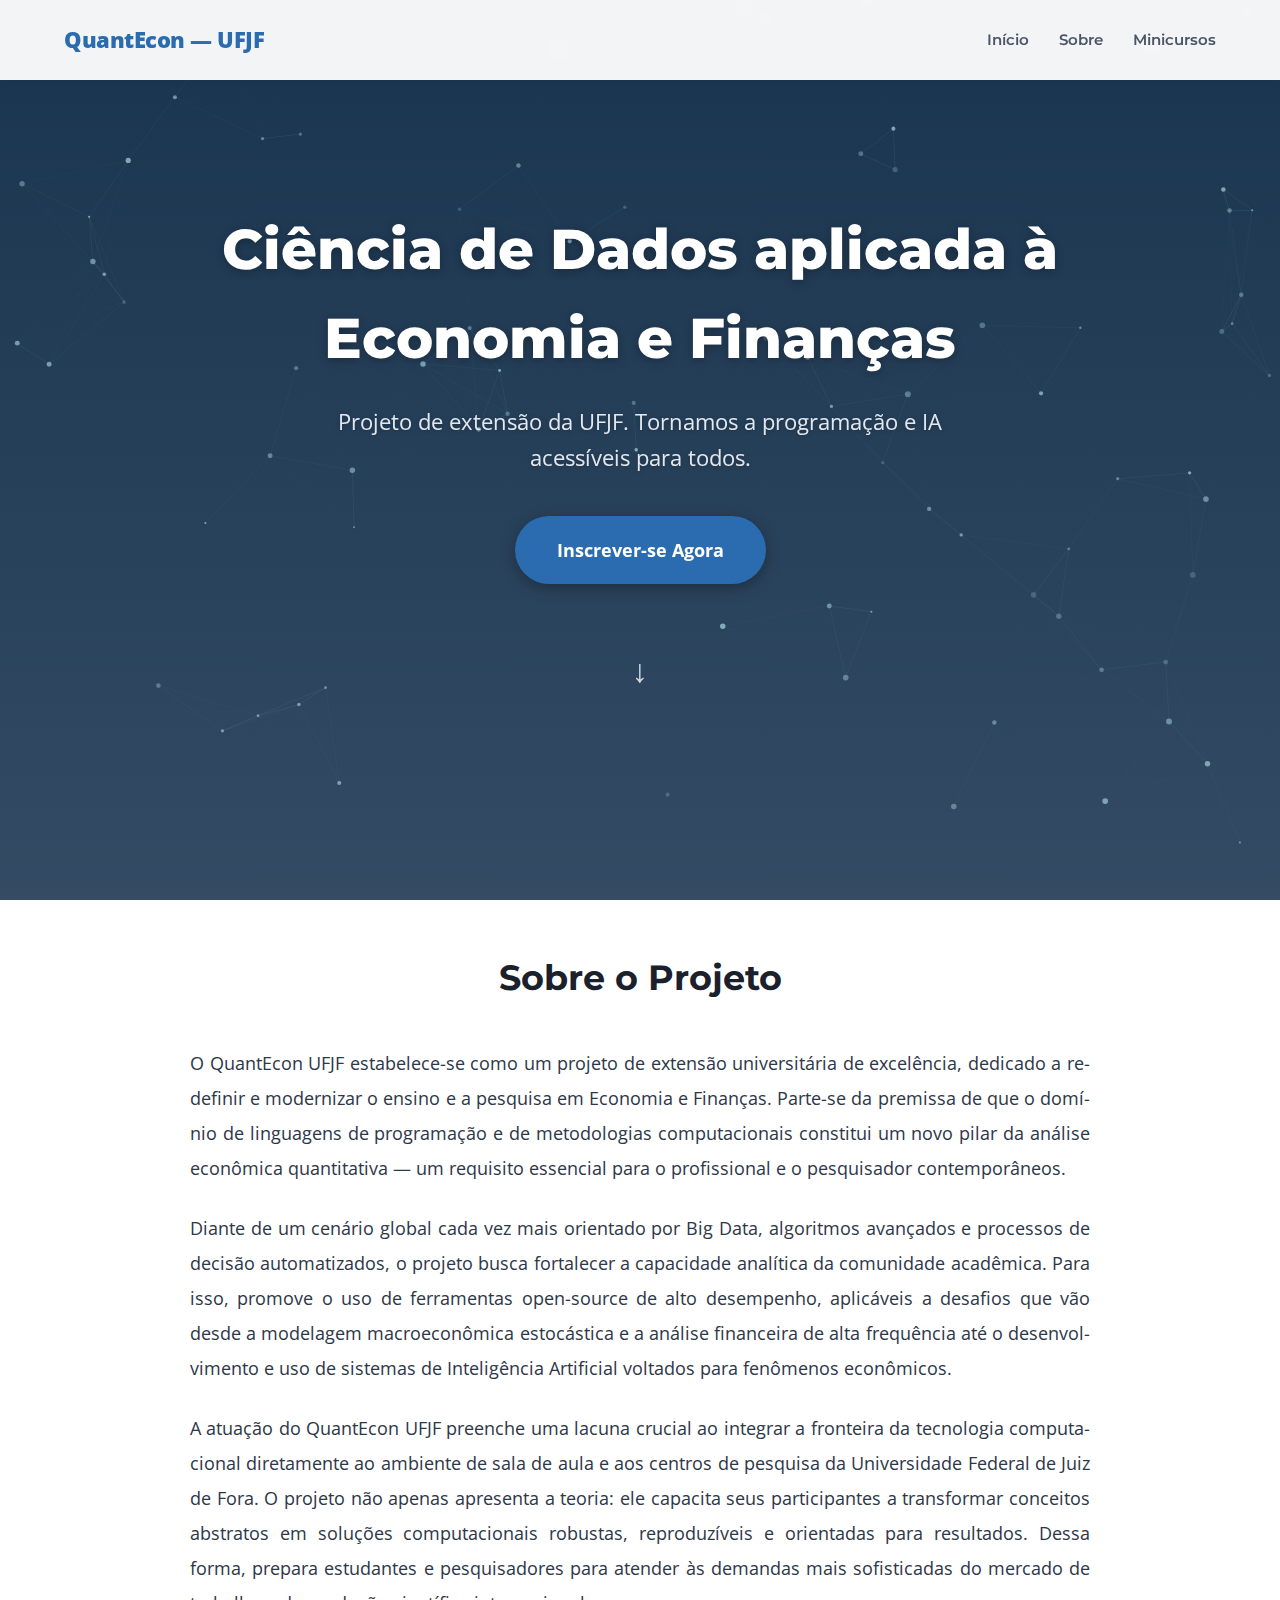
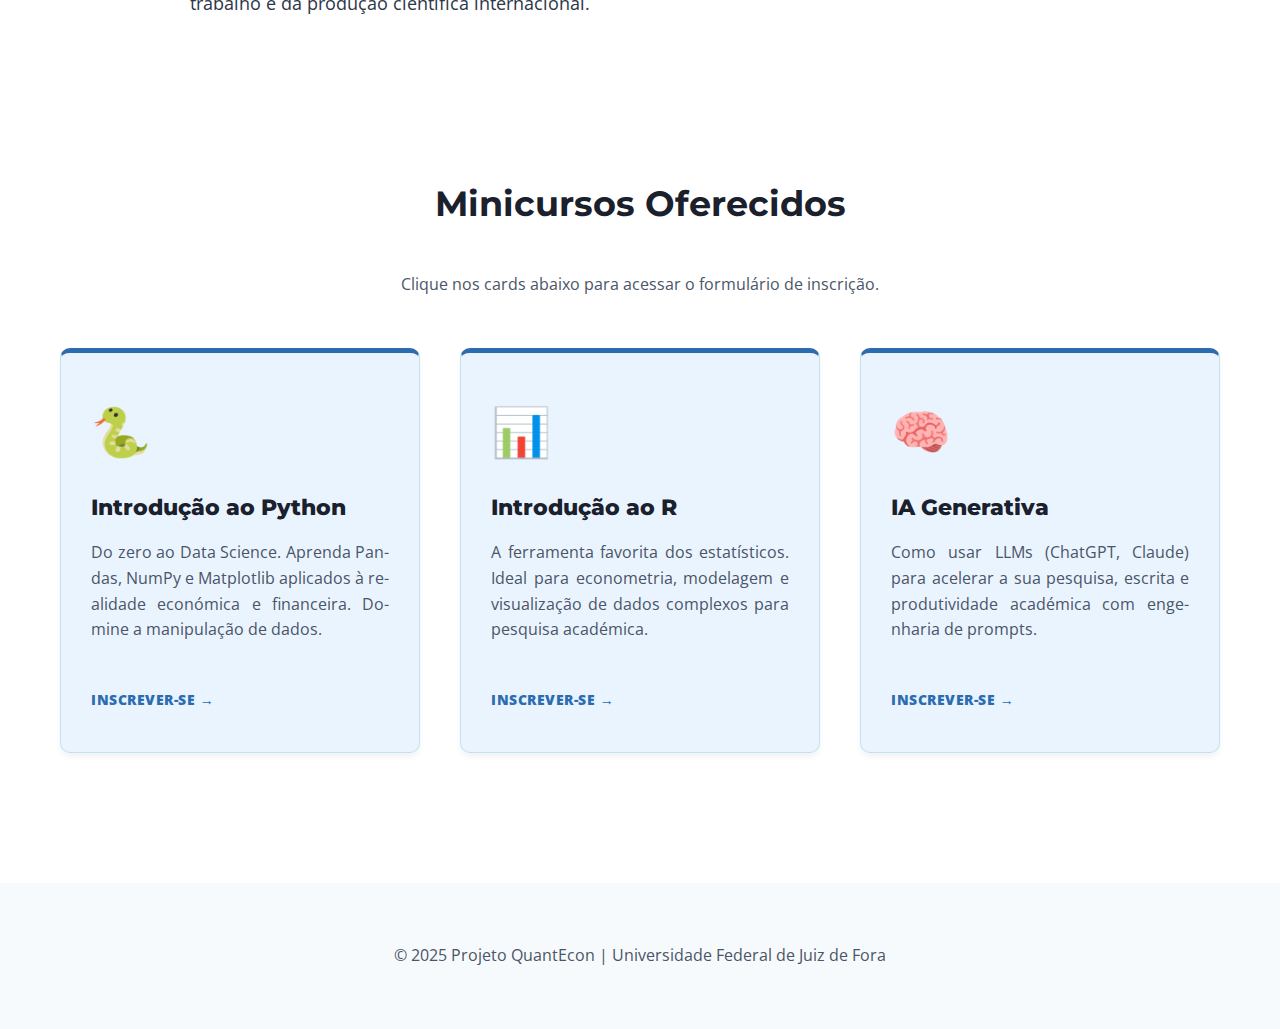
<file: index.html>
<!DOCTYPE html>
<html lang="pt-BR">
<head>
    <meta charset="UTF-8">
    <meta name="viewport" content="width=device-width, initial-scale=1.0">
    <title>QuantEcon - UFJF</title>
    <link href="https://fonts.googleapis.com/css2?family=Montserrat:wght@400;700;800&family=Open+Sans:wght@400;600&display=swap" rel="stylesheet">
    
    <style>
        /* --- CONFIGURAÇÕES GERAIS --- */
        :root {
            --primary-color: #2b6cb0; 
            --hover-color: #1a4971;
            --text-dark: #2d3748;
            --text-gray: #4a5568;
            --card-bg-color: #eaf4ff; 
            --card-border-color: #bee3f8;
            --header-height: 80px; 
        }

        * { margin: 0; padding: 0; box-sizing: border-box; }

        html { scroll-behavior: smooth; }

        body {
            font-family: 'Open Sans', sans-serif;
            line-height: 1.6;
            color: var(--text-dark);
            background-color: #ffffff;
        }

        h1, h2, h3, nav a { font-family: 'Montserrat', sans-serif; }
        a { text-decoration: none; color: inherit; transition: 0.3s; }

        /* --- MENU (NAVBAR) --- */
        header {
            display: flex;
            justify-content: space-between;
            align-items: center;
            padding: 0 5%;
            background-color: rgba(255, 255, 255, 0.95);
            height: var(--header-height);
            position: fixed;
            top: 0;
            width: 100%;
            z-index: 1000;
            backdrop-filter: blur(5px);
            box-shadow: 0 1px 10px rgba(0,0,0,0.05);
        }

        .logo {
            font-size: 1.4rem;
            font-weight: 800;
            color: var(--primary-color);
            letter-spacing: -0.5px;
        }

        nav ul { display: flex; list-style: none; gap: 30px; }

        nav a {
            font-weight: 600;
            font-size: 0.95rem;
            color: var(--text-gray);
        }

        nav a:hover { color: var(--primary-color); }

        /* --- HERO SECTION --- */
        .hero {
            min-height: 100vh; 
            display: flex;
            flex-direction: column;
            justify-content: center;
            align-items: center;
            text-align: center;
            padding: 0 20px;
            position: relative;
            background: linear-gradient(rgba(0, 30, 60, 0.9), rgba(0, 30, 60, 0.8)), 
            url('https://images.unsplash.com/photo-1451187580459-43490279c0fa?ixlib=rb-4.0.3&auto=format&fit=crop&w=1920&q=80');
            background-size: cover;
            background-position: center;
            background-attachment: fixed;
            color: white;
            overflow: hidden;
        }

        #hero-canvas {
            position: absolute;
            top: 0;
            left: 0;
            width: 100%;
            height: 100%;
            z-index: 1;
            pointer-events: none;
        }

        .hero h1, .hero p, .hero .btn-cta, .hero .scroll-down {
            position: relative;
            z-index: 2;
        }

        .hero h1 {
            font-size: 3.5rem;
            margin-bottom: 20px;
            font-weight: 800;
            text-shadow: 0 2px 10px rgba(0,0,0,0.3);
        }

        .hero p {
            font-size: 1.4rem;
            margin-bottom: 40px;
            max-width: 700px;
            font-weight: 400;
            text-shadow: 0 1px 5px rgba(0,0,0,0.3);
            color: #e2e8f0;
        }

        .btn-cta {
            background-color: var(--primary-color);
            color: white;
            padding: 18px 40px;
            border-radius: 50px;
            font-weight: 700;
            font-size: 1.1rem;
            box-shadow: 0 4px 15px rgba(0,0,0,0.3);
            border: 2px solid transparent;
        }

        .btn-cta:hover {
            background-color: transparent;
            border-color: white;
            color: white;
            transform: translateY(-3px);
        }

        .scroll-down {
            margin-top: 60px;
            font-size: 2rem;
            color: white;
            animation: bounce 2s infinite;
            opacity: 0.8;
            cursor: pointer;
        }

        @keyframes bounce {
            0%, 20%, 50%, 80%, 100% {transform: translateY(0);}
            40% {transform: translateY(-10px);}
            60% {transform: translateY(-5px);}
        }

        /* --- ESPAÇAMENTO E LAYOUT --- */
        .container { max-width: 1200px; margin: 0 auto; padding: 0 20px; }
        
        /* CORREÇÃO AQUI: Diminuí o padding-top de 100px para 50px */
        .section-padding { padding-top: 50px; padding-bottom: 80px; }

        .section-title {
            font-size: 2.2rem;
            margin-bottom: 40px;
            color: #1a202c;
            font-weight: 700;
            text-align: center;
        }

        .text-content { 
            font-size: 1.15rem; 
            color: #2d3748;
            max-width: 900px;
            margin: 0 auto;
            line-height: 1.9;
            text-align: justify; 
            hyphens: auto;
        }

        .text-content p { margin-bottom: 25px; }

        /* --- CARDS --- */
        .grid-minicursos {
            display: grid;
            grid-template-columns: repeat(auto-fit, minmax(300px, 1fr));
            gap: 40px;
            margin-top: 50px;
        }
        
        .card {
            background-color: var(--card-bg-color); 
            border: 1px solid var(--card-border-color);
            border-top: 5px solid var(--primary-color);
            border-radius: 10px;
            padding: 40px 30px;
            box-shadow: 0 4px 6px rgba(0,0,0,0.05); 
            transition: all 0.3s ease;
        }

        .card:hover { 
            transform: translateY(-10px); 
            background-color: #ffffff; 
            border-color: var(--primary-color); 
            box-shadow: 0 20px 40px rgba(43, 108, 176, 0.2); 
        }

        .card-icon { font-size: 3rem; margin-bottom: 20px; display: block; }
        .card h3 { font-size: 1.4rem; margin-bottom: 15px; color: #1a202c; font-weight: 800; }
        
        .card p {
            color: #4a5568;
            margin-bottom: 25px;
            text-align: justify;
            hyphens: auto;
            font-size: 1rem;
        }

        .card-link { 
            display: inline-block; 
            margin-top: 20px; 
            color: var(--primary-color); 
            font-weight: 800; 
            text-transform: uppercase;
            font-size: 0.9rem;
            letter-spacing: 0.5px;
        }

        .card-link:hover { text-decoration: underline; }

        footer { background-color: #f7fafc; padding: 60px 20px; margin-top: 50px; text-align: center; color: var(--text-gray); }

        @media (max-width: 768px) {
            .hero h1 { font-size: 2.5rem; }
            .hero p { font-size: 1.1rem; }
            nav { display: none; }
            .text-content, .card p { text-align: left; }
        }
    </style>
</head>
<body>

    <header>
        <div class="logo">QuantEcon — UFJF</div>
        <nav>
            <ul>
                <li><a href="#inicio">Início</a></li>
                <li><a href="#sobre">Sobre</a></li>
                <li><a href="#minicursos">Minicursos</a></li>
            </ul>
        </nav>
    </header>

    <section id="inicio" class="hero">
        <canvas id="hero-canvas"></canvas>
        <h1>Ciência de Dados aplicada à<br>Economia e Finanças</h1>
        <p>Projeto de extensão da UFJF. Tornamos a programação e IA acessíveis para todos.</p>
        
        <a href="#minicursos" class="btn-cta">Inscrever-se Agora</a>
        <a href="#sobre" class="scroll-down">↓</a>
    </section>

    <section id="sobre" class="container section-padding">
        <h2 class="section-title">Sobre o Projeto</h2>
        
        <div class="text-content">
            <p>
                O QuantEcon UFJF estabelece-se como um projeto de extensão universitária de excelência, dedicado a redefinir e modernizar o ensino e a pesquisa em Economia e Finanças. Parte-se da premissa de que o domínio de linguagens de programação e de metodologias computacionais constitui um novo pilar da análise econômica quantitativa — um requisito essencial para o profissional e o pesquisador contemporâneos.
            </p>
            <p>
                Diante de um cenário global cada vez mais orientado por Big Data, algoritmos avançados e processos de decisão automatizados, o projeto busca fortalecer a capacidade analítica da comunidade acadêmica. Para isso, promove o uso de ferramentas open-source de alto desempenho, aplicáveis a desafios que vão desde a modelagem macroeconômica estocástica e a análise financeira de alta frequência até o desenvolvimento e uso de sistemas de Inteligência Artificial voltados para fenômenos econômicos.
            </p>
            <p>
                A atuação do QuantEcon UFJF preenche uma lacuna crucial ao integrar a fronteira da tecnologia computacional diretamente ao ambiente de sala de aula e aos centros de pesquisa da Universidade Federal de Juiz de Fora. O projeto não apenas apresenta a teoria: ele capacita seus participantes a transformar conceitos abstratos em soluções computacionais robustas, reproduzíveis e orientadas para resultados. Dessa forma, prepara estudantes e pesquisadores para atender às demandas mais sofisticadas do mercado de trabalho e da produção científica internacional.
            </p>
        </div>
    </section>

    <section id="minicursos" class="container section-padding">
        <h2 class="section-title">Minicursos Oferecidos</h2>
        <p style="text-align: center; color: #4a5568; margin-bottom: 40px;">Clique nos cards abaixo para acessar o formulário de inscrição.</p>

        <div class="grid-minicursos">
            <div class="card">
                <span class="card-icon">🐍</span>
                <h3>Introdução ao Python</h3>
                <p>Do zero ao Data Science. Aprenda Pandas, NumPy e Matplotlib aplicados à realidade económica e financeira. Domine a manipulação de dados.</p>
                <a href="https://forms.gle/9hnxTs2FMNngo91E9" target="_blank" class="card-link">Inscrever-se →</a>
            </div>
            <div class="card">
                <span class="card-icon">📊</span>
                <h3>Introdução ao R</h3>
                <p>A ferramenta favorita dos estatísticos. Ideal para econometria, modelagem e visualização de dados complexos para pesquisa académica.</p>
                <a href="https://forms.gle/9hnxTs2FMNngo91E9" target="_blank" class="card-link">Inscrever-se →</a>
            </div>
            <div class="card">
                <span class="card-icon">🧠</span>
                <h3>IA Generativa</h3>
                <p>Como usar LLMs (ChatGPT, Claude) para acelerar a sua pesquisa, escrita e produtividade académica com engenharia de prompts.</p>
                <a href="https://forms.gle/9hnxTs2FMNngo91E9" target="_blank" class="card-link">Inscrever-se →</a>
            </div>
        </div>
    </section>

    <footer>
        <p>© 2025 Projeto QuantEcon | Universidade Federal de Juiz de Fora</p>
    </footer>

    <script src="script.js"></script>
</body>
</html>
</file>
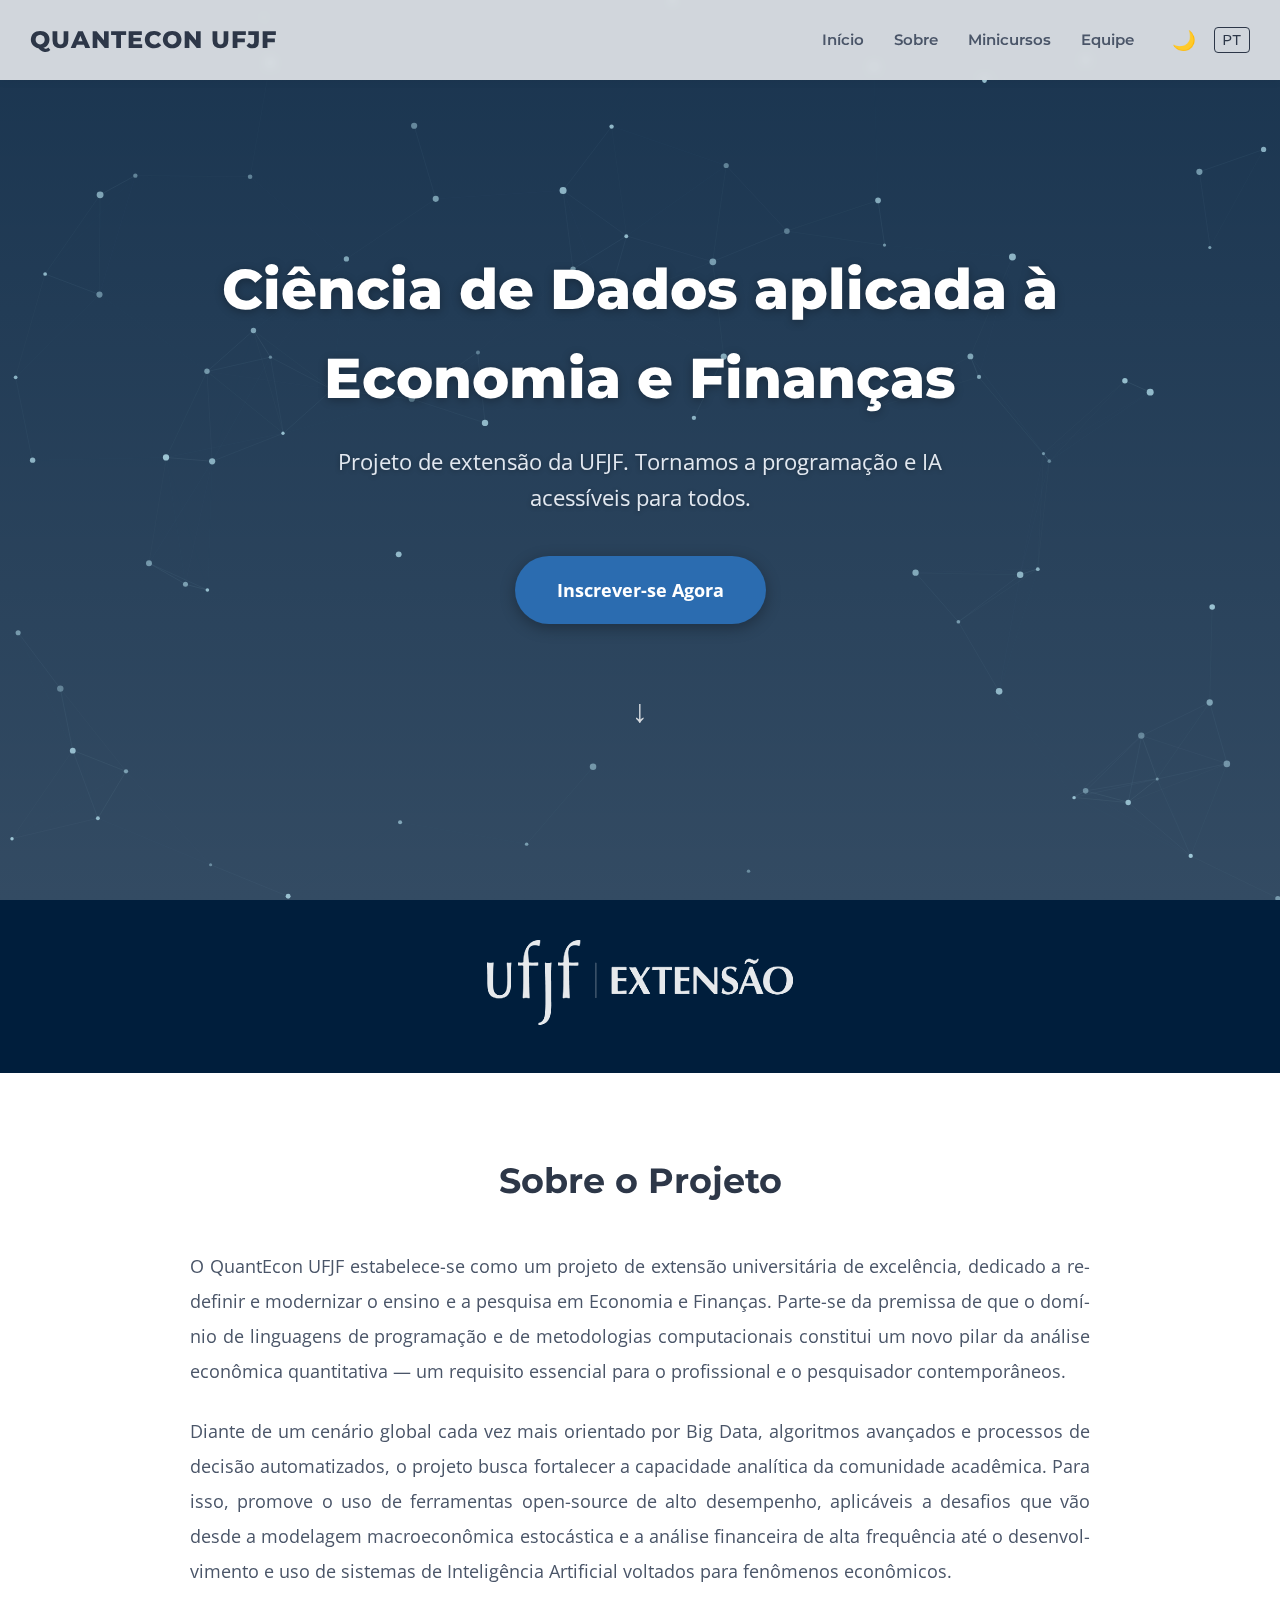
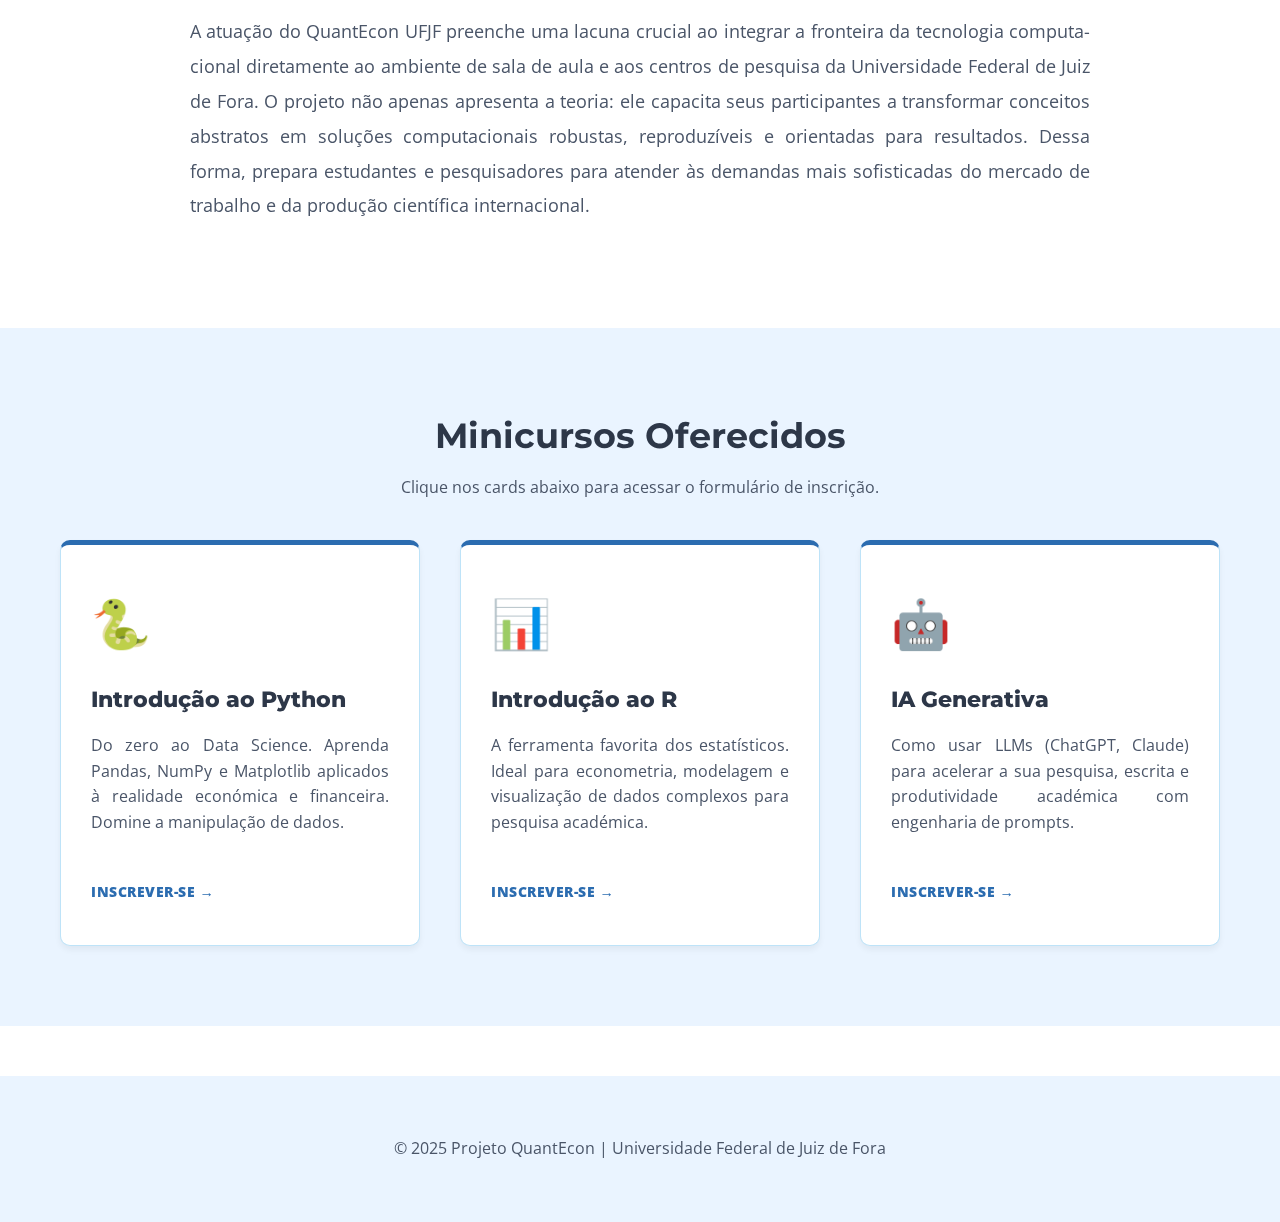
<file: src/templates/index.html>
<!DOCTYPE html>
<html lang="pt-BR" data-theme="light">
<head>
    <meta charset="UTF-8">
    <meta name="viewport" content="width=device-width, initial-scale=1.0">
    <title>QuantEcon - UFJF | Data Science & Economia</title>
    
    <!-- Fonts -->
    <link rel="preconnect" href="https://fonts.googleapis.com">
    <link rel="preconnect" href="https://fonts.gstatic.com" crossorigin>
    <link href="https://fonts.googleapis.com/css2?family=Montserrat:wght@400;700;800&family=Open+Sans:wght@400;600&display=swap" rel="stylesheet">
    
    <!-- Styles -->
    <link rel="stylesheet" href="../static/css/styles.css">
    
    <!-- Theme Flash Prevention -->
    <script>
        (function () {
            try {
                var localTheme = localStorage.getItem('theme');
                var supportDarkMode = window.matchMedia('(prefers-color-scheme: dark)').matches;
                if (localTheme === 'dark' || (!localTheme && supportDarkMode)) {
                    document.documentElement.setAttribute('data-theme', 'dark');
                } else {
                    document.documentElement.setAttribute('data-theme', 'light');
                }
            } catch (e) { }
        })();
    </script>
</head>
<body>

    <!-- Navbar -->
    <header>
        <div class="logo">QuantEcon UFJF</div>
        <nav>
            <ul>
                <li><a href="#home" data-i18n="nav.home">Início</a></li>
                <li><a href="#parceiros" data-i18n="nav.about">Sobre</a></li>
                <li><a href="#courses" data-i18n="nav.courses">Minicursos</a></li>
                <li><a href="equipe.html" data-i18n="nav.team">Equipe</a></li>
                <li style="display: flex; align-items: center; gap: 10px;">
                    <button id="theme-toggle" class="theme-toggle" aria-label="Alternar Tema">
                        🌙
                    </button>
                    <button id="lang-toggle" class="lang-toggle" aria-label="Alternar Idioma">
                        PT
                    </button>
                </li>
            </ul>
        </nav>
    </header>

    <!-- Hero Section -->
    <section id="home" class="hero">
        <canvas id="hero-canvas"></canvas>
        <h1 data-i18n="hero.title">Ciência de Dados aplicada à<br>Economia e Finanças</h1>
        <p data-i18n="hero.subtitle">Projeto de extensão da UFJF. Tornamos a programação e IA acessíveis para todos.</p>
        <a href="#courses" class="cta-button" data-i18n="hero.cta">Inscrever-se Agora</a>
        
        <div class="scroll-down">
            <a href="#parceiros" style="color: white;">↓</a>
        </div>
    </section>

    <!-- Partner/Support Section -->
    <section id="parceiros" class="partners">
        <div class="container">
            <a href="https://www2.ufjf.br/proex/2015/03/19/pro-reitoria-de-extensao-seleciona-um-bolsista-para-area-de-comunicacao/" target="_blank">
                <img src="../static/img/logo-proex-oficial.jpg" alt="UFJF - Pró-Reitoria de Extensão" title="Ir para PROEX UFJF">
            </a>
        </div>
    </section>

    <!-- About Section -->
    <section id="about" class="about section-padding">
        <div class="container">
            <h2 class="section-title" data-i18n="about.title">Sobre o Projeto</h2>
            <div class="text-content">
                <p data-i18n="about.p1">
                    O QuantEcon UFJF estabelece-se como um projeto de extensão universitária de excelência, dedicado a
                    redefinir e modernizar o ensino e a pesquisa em Economia e Finanças. Parte-se da premissa de que o
                    domínio de linguagens de programação e de metodologias computacionais constitui um novo pilar da análise
                    econômica quantitativa — um requisito essencial para o profissional e o pesquisador contemporâneos.
                </p>
                <p data-i18n="about.p2">
                    Diante de um cenário global cada vez mais orientado por Big Data, algoritmos avançados e processos de
                    decisão automatizados, o projeto busca fortalecer a capacidade analítica da comunidade acadêmica. Para
                    isso, promove o uso de ferramentas open-source de alto desempenho, aplicáveis a desafios que vão desde a
                    modelagem macroeconômica estocástica e a análise financeira de alta frequência até o desenvolvimento e
                    uso de sistemas de Inteligência Artificial voltados para fenômenos econômicos.
                </p>
                <p data-i18n="about.p3">
                    A atuação do QuantEcon UFJF preenche uma lacuna crucial ao integrar a fronteira da tecnologia
                    computacional diretamente ao ambiente de sala de aula e aos centros de pesquisa da Universidade Federal
                    de Juiz de Fora. O projeto não apenas apresenta a teoria: ele capacita seus participantes a transformar
                    conceitos abstratos em soluções computacionais robustas, reproduzíveis e orientadas para resultados.
                    Dessa forma, prepara estudantes e pesquisadores para atender às demandas mais sofisticadas do mercado de
                    trabalho e da produção científica internacional.
                </p>
            </div>
        </div>
    </section>

    <!-- Courses Section -->
    <section id="courses" class="courses">
        <div class="container">
            <h2 class="section-title" data-i18n="courses.title">Minicursos Oferecidos</h2>
            <p class="section-subtitle" data-i18n="courses.subtitle">Clique nos cards abaixo para acessar o formulário de inscrição.</p>
            
            <div class="course-grid">
                <!-- Course 1: Python -->
                <div class="card">
                    <span class="card-icon">🐍</span>
                    <h3 data-i18n="course.python.title">Introdução ao Python</h3>
                    <p data-i18n="course.python.desc">Do zero ao Data Science. Aprenda Pandas, NumPy e Matplotlib aplicados à realidade económica e financeira. Domine a manipulação de dados.</p>
                    <a href="inscricao_python.html" target="_blank" class="card-link" data-i18n="course.cta">Inscrever-se →</a>
                </div>

                <!-- Course 2: R -->
                <div class="card">
                    <span class="card-icon">📊</span>
                    <h3 data-i18n="course.r.title">Introdução ao R</h3>
                    <p data-i18n="course.r.desc">A ferramenta favorita dos estatísticos. Ideal para econometria, modelagem e visualização de dados complexos para pesquisa académica.</p>
                    <a href="inscricao_r.html" target="_blank" class="card-link" data-i18n="course.cta">Inscrever-se →</a>
                </div>

                <!-- Course 3: AI -->
                <div class="card">
                    <span class="card-icon">🤖</span>
                    <h3 data-i18n="course.ai.title">IA Generativa</h3>
                    <p data-i18n="course.ai.desc">Como usar LLMs (ChatGPT, Claude) para acelerar a sua pesquisa, escrita e produtividade académica com engenharia de prompts.</p>
                    <a href="https://forms.gle/9hnxTs2FMNngo91E9" target="_blank" class="card-link" data-i18n="course.cta">Inscrever-se →</a>
                </div>
            </div>
        </div>
    </section>

    <!-- Footer -->
    <footer>
        <div class="container">
            <p data-i18n="footer.text">© 2025 Projeto QuantEcon | Universidade Federal de Juiz de Fora</p>
        </div>
    </footer>

    <!-- Scripts -->
    <script src="../static/js/script.js"></script>
</body>
</html>
</file>
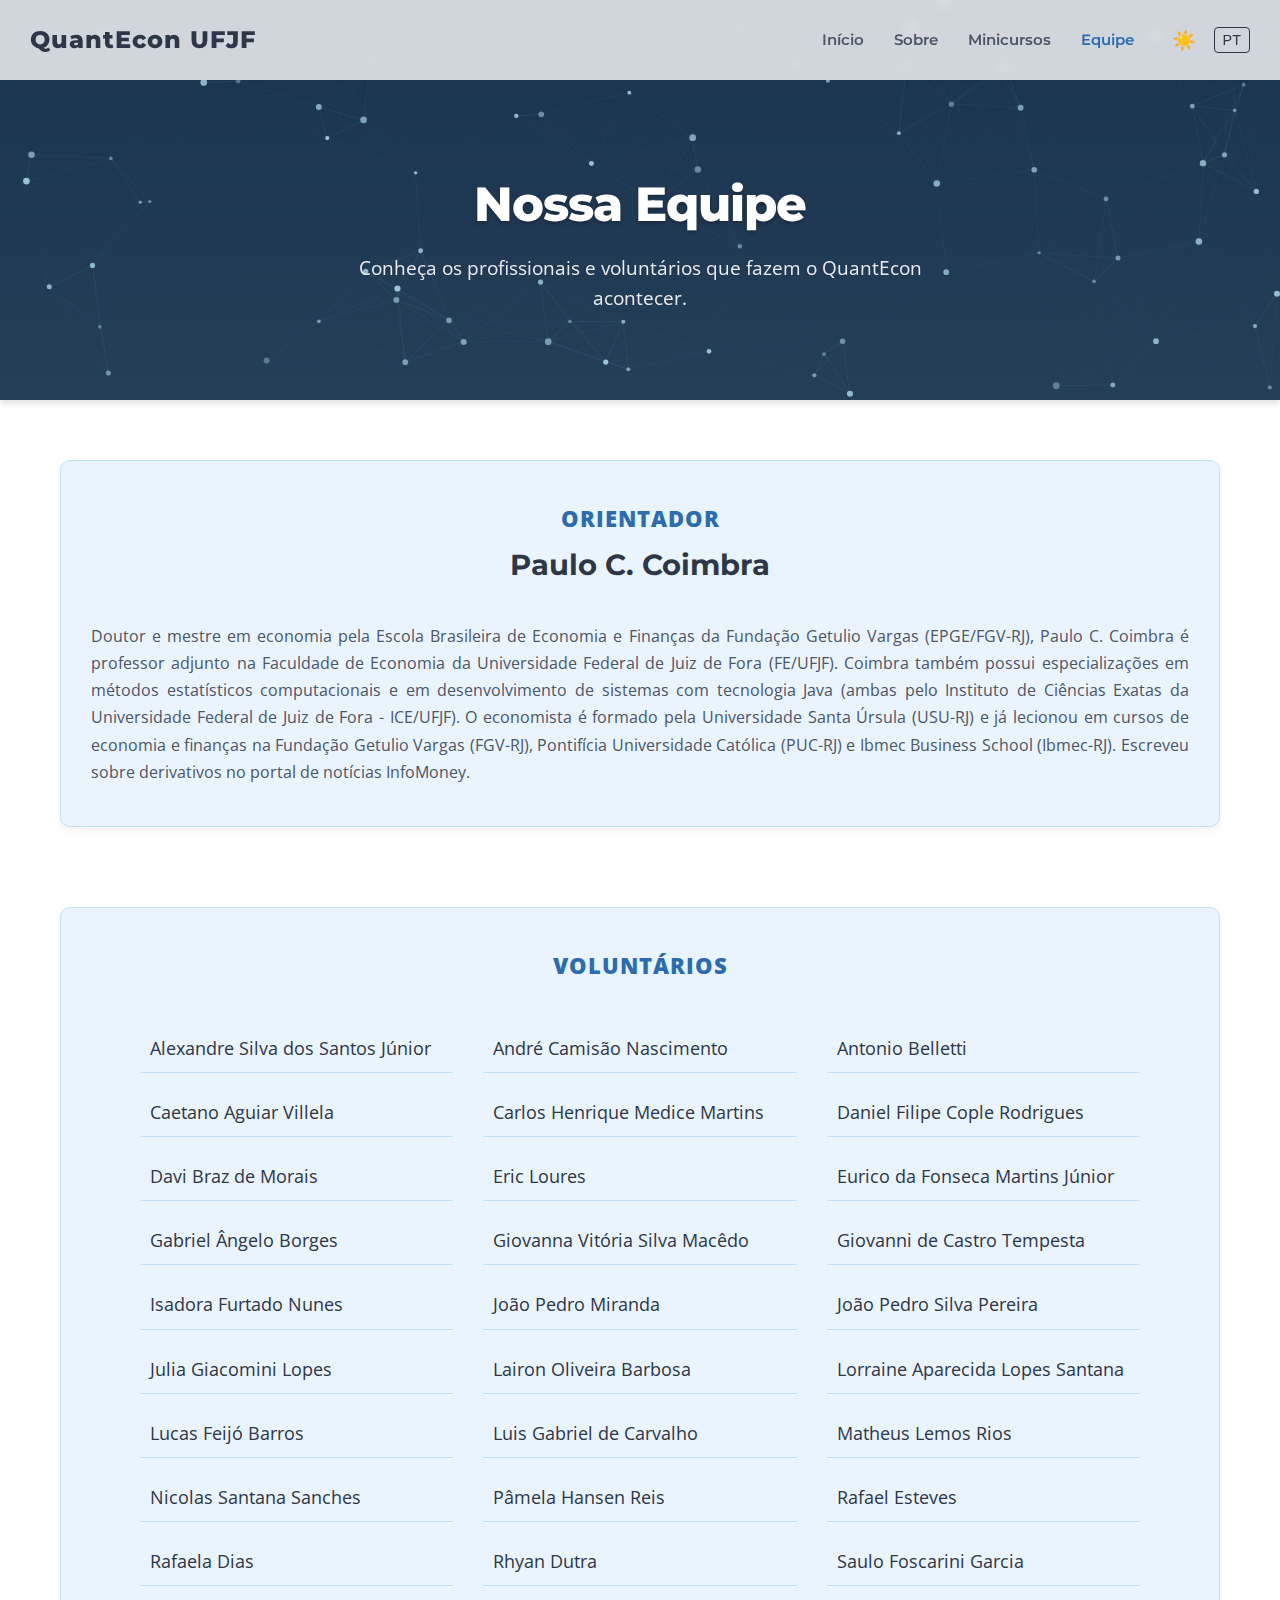
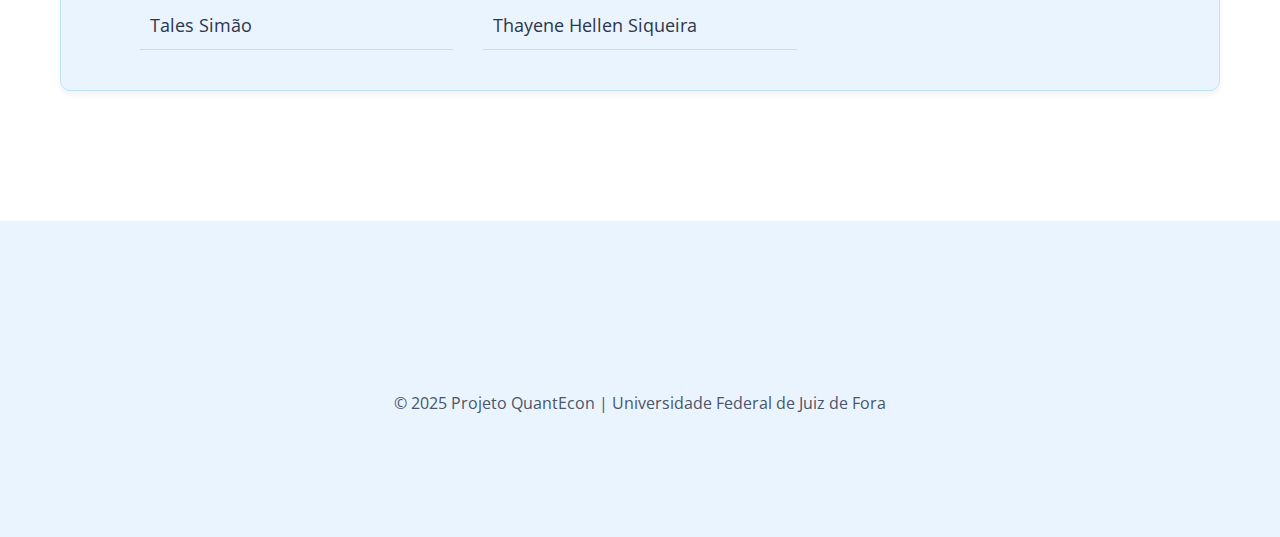
<file: equipe.html>
<!DOCTYPE html>
<html lang="pt-BR">

<head>
    <meta charset="UTF-8">
    <meta name="viewport" content="width=device-width, initial-scale=1.0">
    <title>Equipe - QuantEcon UFJF</title>
    <link
        href="https://fonts.googleapis.com/css2?family=Montserrat:wght@400;700;800&family=Open+Sans:wght@400;600&display=swap"
        rel="stylesheet">

    <link rel="stylesheet" href="static/css/styles.css">
    <script>
        // Inline script to set theme immediately and prevent flash
        (function () {
            try {
                var localTheme = localStorage.getItem('theme');
                var supportDarkMode = window.matchMedia('(prefers-color-scheme: dark)').matches;
                if (localTheme === 'dark' || (!localTheme && supportDarkMode)) {
                    document.documentElement.setAttribute('data-theme', 'dark');
                } else {
                    document.documentElement.setAttribute('data-theme', 'light');
                }
            } catch (e) { }
        })();
    </script>
</head>

<body>

    <!-- Navbar -->
    <header>
        <div class="logo"><a href="index.html">QuantEcon UFJF</a></div>
        <nav>
            <ul>
                <li><a href="index.html#home" data-i18n="nav.home">Início</a></li>
                <li><a href="index.html#parceiros" data-i18n="nav.about">Sobre</a></li>
                <li><a href="index.html#courses" data-i18n="nav.courses">Minicursos</a></li>
                <li><a href="equipe.html" style="color: var(--primary-color);" data-i18n="nav.team">Equipe</a></li>
                <li style="display: flex; align-items: center; gap: 10px;">
                    <button id="theme-toggle" class="theme-toggle-btn" aria-label="Alternar Tema">
                        <!-- Icon will be set by JS -->
                        ☀️
                    </button>
                    <button id="lang-toggle" class="theme-toggle-btn" aria-label="Alternar Idioma"
                        style="font-size: 0.9rem; border: 1px solid currentColor; border-radius: 4px; padding: 4px 8px; width: auto; height: auto;">
                        PT
                    </button>
                </li>
            </ul>
        </nav>
    </header>

    <!-- Page Header -->
    <div class="page-header">
        <canvas id="hero-canvas"></canvas>
        <h1 data-i18n="team.title">Nossa Equipe</h1>
        <p data-i18n="team.subtitle">Conheça os profissionais e voluntários que fazem o QuantEcon acontecer.</p>
    </div>

    <section class="container section-padding">
        <!-- <h2 class="section-title">Nossa Equipe</h2> Removed duplicate title -->
        <div class="team-grid">
            <div class="team-card">
                <span class="member-role" data-i18n="team.role.advisor">Orientador</span>
                <h3 class="member-name">Paulo C. Coimbra</h3>
                <div class="member-bio" data-i18n="team.bio.paulo">
                    Doutor e mestre em economia pela Escola Brasileira de Economia e Finanças da Fundação Getulio Vargas
                    (EPGE/FGV-RJ), Paulo C. Coimbra é professor adjunto na Faculdade de Economia da Universidade Federal
                    de Juiz de Fora (FE/UFJF). Coimbra também possui especializações em métodos estatísticos
                    computacionais e em desenvolvimento de sistemas com tecnologia Java (ambas pelo Instituto de
                    Ciências Exatas da Universidade Federal de Juiz de Fora - ICE/UFJF). O economista é formado pela
                    Universidade Santa Úrsula (USU-RJ) e já lecionou em cursos de economia e finanças na Fundação
                    Getulio Vargas (FGV-RJ), Pontifícia Universidade Católica (PUC-RJ) e Ibmec Business School
                    (Ibmec-RJ). Escreveu sobre derivativos no portal de notícias InfoMoney.
                </div>
            </div>
        </div>

        <div class="volunteers-section">
            <div class="team-card volunteers-card">
                <span class="member-role" data-i18n="team.volunteers" style="margin-bottom: 30px;">Voluntários</span>
                <div class="volunteers-grid">
                    <div class="volunteer-name">Alexandre Silva dos Santos Júnior</div>
                    <div class="volunteer-name">André Camisão Nascimento</div>
                    <div class="volunteer-name">Antonio Belletti</div>
                    <div class="volunteer-name">Caetano Aguiar Villela</div>
                    <div class="volunteer-name">Carlos Henrique Medice Martins</div>
                    <div class="volunteer-name">Daniel Filipe Cople Rodrigues</div>
                    <div class="volunteer-name">Davi Braz de Morais</div>
                    <div class="volunteer-name">Eric Loures</div>
                    <div class="volunteer-name">Eurico da Fonseca Martins Júnior</div>
                    <div class="volunteer-name">Gabriel Ângelo Borges</div>
                    <div class="volunteer-name">Giovanna Vitória Silva Macêdo</div>
                    <div class="volunteer-name">Giovanni de Castro Tempesta</div>
                    <div class="volunteer-name">Isadora Furtado Nunes</div>
                    <div class="volunteer-name">João Pedro Miranda</div>
                    <div class="volunteer-name">João Pedro Silva Pereira</div>
                    <div class="volunteer-name">Julia Giacomini Lopes</div>
                    <div class="volunteer-name">Lairon Oliveira Barbosa</div>
                    <div class="volunteer-name">Lorraine Aparecida Lopes Santana</div>
                    <div class="volunteer-name">Lucas Feijó Barros</div>
                    <div class="volunteer-name">Luis Gabriel de Carvalho</div>
                    <div class="volunteer-name">Matheus Lemos Rios</div>
                    <div class="volunteer-name">Nicolas Santana Sanches</div>
                    <div class="volunteer-name">Pâmela Hansen Reis</div>
                    <div class="volunteer-name">Rafael Esteves</div>
                    <div class="volunteer-name">Rafaela Dias</div>
                    <div class="volunteer-name">Rhyan Dutra</div>
                    <div class="volunteer-name">Saulo Foscarini Garcia</div>
                    <div class="volunteer-name">Tales Simão</div>
                    <div class="volunteer-name">Thayene Hellen Siqueira</div>
                </div>
            </div>
        </div>
    </section>

    <footer>
        <footer>
            <p data-i18n="footer.text">© 2025 Projeto QuantEcon | Universidade Federal de Juiz de Fora</p>
        </footer>
    </footer>

    <script src="static/js/script.js"></script>
</body>

</html>
</file>
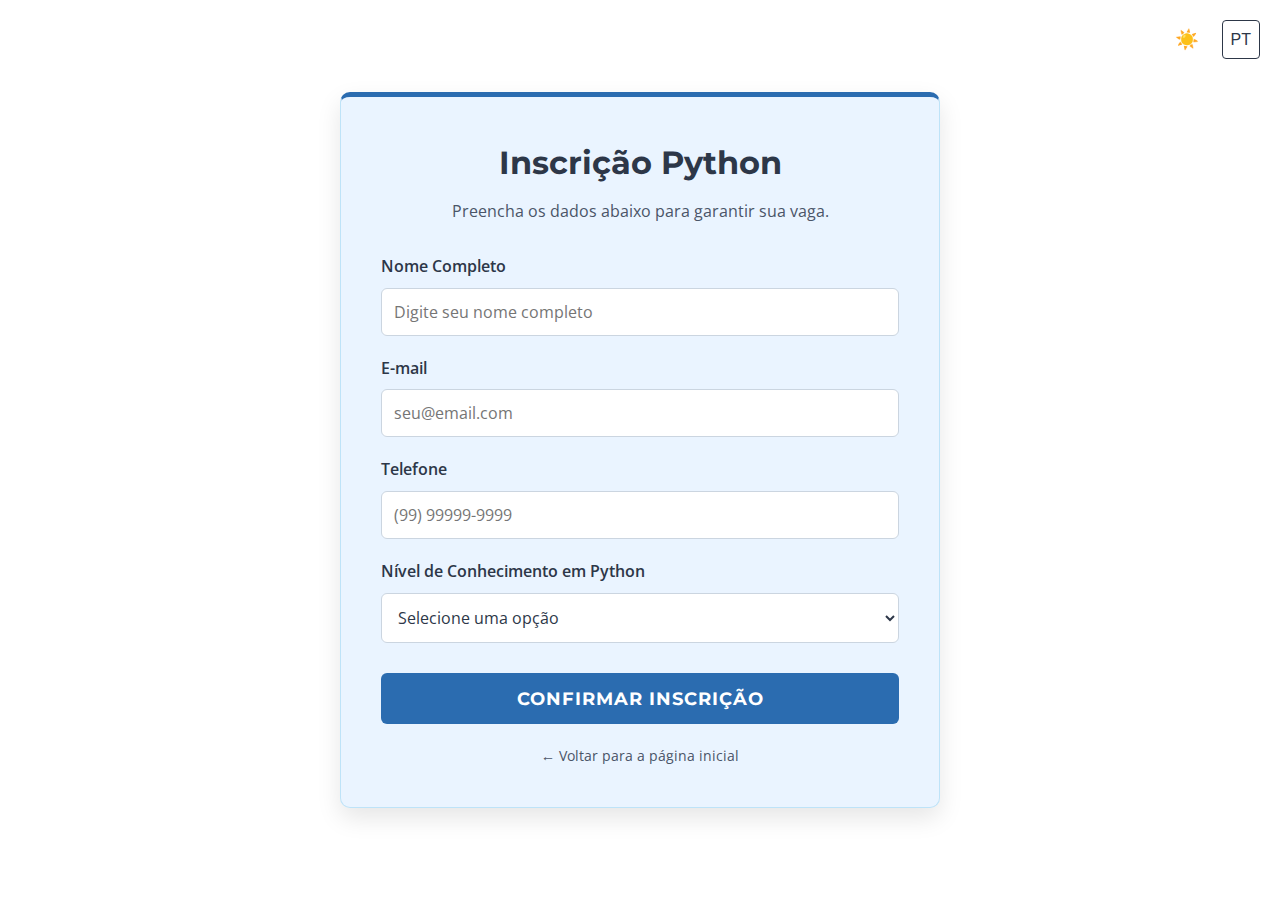
<file: inscricao_python.html>
<!DOCTYPE html>
<html lang="pt-BR">
<head>
    <meta charset="UTF-8">
    <meta name="viewport" content="width=device-width, initial-scale=1.0">
    <title>Inscrição - Curso de Python | QuantEcon</title>
    <link href="https://fonts.googleapis.com/css2?family=Montserrat:wght@400;700;800&family=Open+Sans:wght@400;600&display=swap" rel="stylesheet">
    <link rel="stylesheet" href="static/css/styles.css">
    <script>
        // Inline script to set theme immediately
        (function () {
            try {
                var localTheme = localStorage.getItem('theme');
                var supportDarkMode = window.matchMedia('(prefers-color-scheme: dark)').matches;
                if (localTheme === 'dark' || (!localTheme && supportDarkMode)) {
                    document.documentElement.setAttribute('data-theme', 'dark');
                } else {
                    document.documentElement.setAttribute('data-theme', 'light');
                }
            } catch (e) { }
        })();
    </script>
    <style>
        /* Specific styles for Registration Page */
        body {
            display: flex;
            justify-content: center;
            align-items: center;
            min-height: 100vh;
            padding: 20px;
        }

        .form-container {
            width: 100%;
            max-width: 600px;
            background-color: var(--card-bg-color);
            border: 1px solid var(--card-border-color);
            border-top: 5px solid var(--primary-color);
            border-radius: 10px;
            padding: 40px;
            box-shadow: 0 10px 25px rgba(0,0,0,0.1);
        }

        .header {
            text-align: center;
            margin-bottom: 30px;
        }

        .header h1 {
            font-size: 2rem;
            color: var(--text-dark);
            margin-bottom: 10px;
        }

        .header p {
            color: var(--text-gray);
        }

        .form-group {
            margin-bottom: 20px;
        }

        label {
            display: block;
            margin-bottom: 8px;
            font-weight: 600;
            color: var(--text-dark);
        }

        input, select {
            width: 100%;
            padding: 12px;
            border: 1px solid var(--input-border);
            border-radius: 6px;
            font-size: 1rem;
            font-family: inherit;
            background-color: var(--input-bg);
            color: var(--text-dark);
            outline: none;
            transition: border-color 0.3s;
        }

        input:focus, select:focus {
            border-color: var(--primary-color);
            box-shadow: 0 0 0 3px rgba(43, 108, 176, 0.2);
        }

        button.submit-btn {
            width: 100%;
            padding: 15px;
            background-color: var(--primary-color);
            color: white;
            border: none;
            border-radius: 6px;
            font-size: 1.1rem;
            font-weight: 700;
            cursor: pointer;
            transition: background-color 0.3s, transform 0.2s;
            text-transform: uppercase;
            letter-spacing: 1px;
            font-family: 'Montserrat', sans-serif;
            margin-top: 10px;
        }

        button.submit-btn:hover {
            background-color: var(--hover-color);
            transform: translateY(-2px);
        }

        .back-link {
            display: block;
            text-align: center;
            margin-top: 20px;
            color: var(--text-gray);
            text-decoration: none;
            font-size: 0.9rem;
        }

        .back-link:hover {
            color: var(--primary-color);
            text-decoration: underline;
        }

        .toggles {
            position: absolute;
            top: 20px;
            right: 20px;
            display: flex;
            gap: 15px;
        }
    </style>
</head>
<body>

    <div class="toggles">
        <button id="theme-toggle" class="theme-toggle-btn" aria-label="Alternar Tema">
            ☀️
        </button>
        <button id="lang-toggle" class="theme-toggle-btn" aria-label="Alternar Idioma"
            style="font-size: 1rem; border: 1px solid currentColor; border-radius: 4px; padding: 4px 8px; width: auto; height: auto;">
            PT
        </button>
    </div>

    <div class="form-container">
        <div class="header">
            <h1 data-i18n="form.python.title">Inscrição Python</h1>
            <p data-i18n="form.subtitle">Preencha os dados abaixo para garantir sua vaga.</p>
        </div>

        <!-- AQUI: Cole sua URL do Google Apps Script abaixo -->
        <script>
            async function handleSubmit(event) {
                event.preventDefault();
                const form = event.target;
                const data = new FormData(form);
                const btn = form.querySelector('.submit-btn');
                const originalText = btn.innerText;

                btn.innerText = 'Enviando...';
                btn.disabled = true;
                
                try {
                    const response = await fetch(form.action, {
                        method: form.method,
                        body: data,
                        headers: {
                            'Accept': 'application/json'
                        }
                    });

                    if (response.ok) {
                        alert('Inscrição realizada com sucesso! 🎉\nObrigado por se inscrever.');
                        form.reset();
                    } else {
                        const jsonData = await response.json();
                        alert('Ocorreu um erro: ' + (jsonData.errors ? jsonData.errors.map(e => e.message).join(', ') : 'Tente novamente.'));
                    }
                } catch (error) {
                    alert('Erro de conexão. Verifique sua internet.');
                } finally {
                    btn.innerText = originalText;
                    btn.disabled = false;
                }
            }
        </script>

        <form action="https://formspree.io/f/mwpgwbze" method="POST" onsubmit="handleSubmit(event)">
            <div class="form-group">
                <label for="nome" data-i18n="form.name.label">Nome Completo</label>
                <input type="text" id="nome" name="nome" placeholder="Digite seu nome completo" data-i18n="[placeholder]form.name.placeholder" required>
            </div>

            <div class="form-group">
                <label for="email" data-i18n="form.email.label">E-mail</label>
                <input type="email" id="email" name="email" placeholder="seu@email.com" data-i18n="[placeholder]form.email.placeholder" required>
            </div>

            <div class="form-group">
                <label for="telefone" data-i18n="form.phone.label">Telefone</label>
                <input type="tel" id="telefone" name="telefone" placeholder="(99) 99999-9999" data-i18n="[placeholder]form.phone.placeholder">
            </div>

            <div class="form-group">
                <label for="nivel" data-i18n="form.level.python.label">Nível de Conhecimento em Python</label>
                <select id="nivel" name="nivel" required>
                    <option value="" disabled selected data-i18n="form.select.default">Selecione uma opção</option>
                    <option value="iniciante" data-i18n="form.level.beginner">Iniciante</option>
                    <option value="intermediario" data-i18n="form.level.intermediate">Intermediário</option>
                    <option value="avancado" data-i18n="form.level.advanced">Avançado</option>
                </select>
            </div>

            <button type="submit" class="submit-btn" data-i18n="form.submit">Confirmar Inscrição</button>
        </form>

        <a href="index.html" class="back-link" data-i18n="form.back">← Voltar para a página inicial</a>
    </div>

    <script src="static/js/script.js"></script>
</body>
</html>
</file>
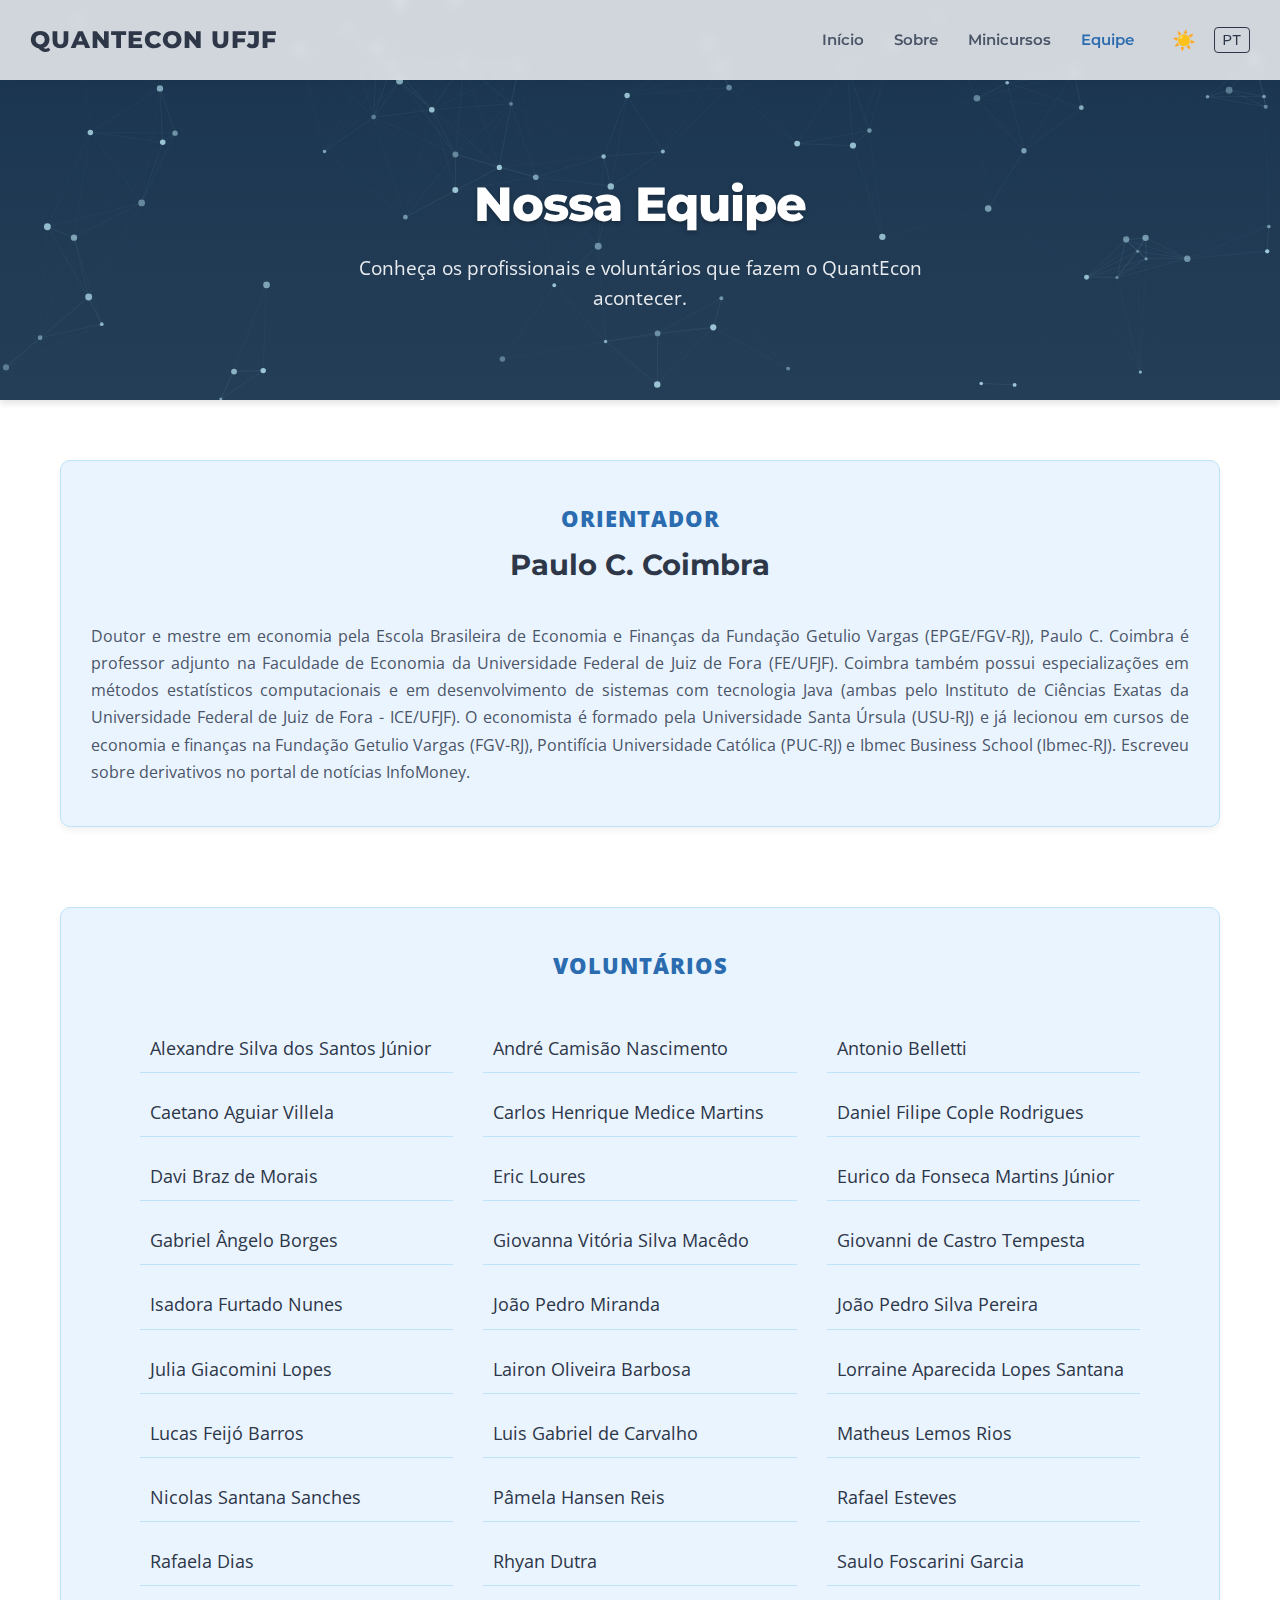
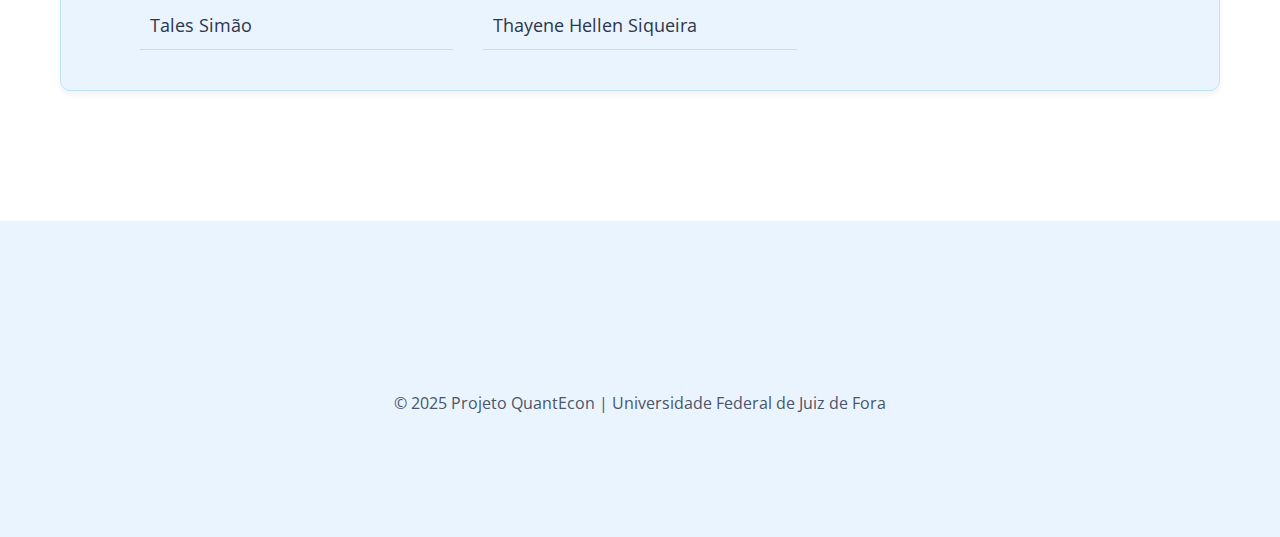
<file: src/templates/equipe.html>
<!DOCTYPE html>
<html lang="pt-BR">

<head>
    <meta charset="UTF-8">
    <meta name="viewport" content="width=device-width, initial-scale=1.0">
    <title>Equipe - QuantEcon UFJF</title>
    <link
        href="https://fonts.googleapis.com/css2?family=Montserrat:wght@400;700;800&family=Open+Sans:wght@400;600&display=swap"
        rel="stylesheet">

    <link rel="stylesheet" href="../static/css/styles.css">
    <script>
        // Inline script to set theme immediately and prevent flash
        (function () {
            try {
                var localTheme = localStorage.getItem('theme');
                var supportDarkMode = window.matchMedia('(prefers-color-scheme: dark)').matches;
                if (localTheme === 'dark' || (!localTheme && supportDarkMode)) {
                    document.documentElement.setAttribute('data-theme', 'dark');
                } else {
                    document.documentElement.setAttribute('data-theme', 'light');
                }
            } catch (e) { }
        })();
    </script>
</head>

<body>

    <!-- Navbar -->
    <header>
        <div class="logo"><a href="index.html">QuantEcon UFJF</a></div>
        <nav>
            <ul>
                <li><a href="index.html#home" data-i18n="nav.home">Início</a></li>
                <li><a href="index.html#parceiros" data-i18n="nav.about">Sobre</a></li>
                <li><a href="index.html#courses" data-i18n="nav.courses">Minicursos</a></li>
                <li><a href="equipe.html" style="color: var(--primary-color);" data-i18n="nav.team">Equipe</a></li>
                <li style="display: flex; align-items: center; gap: 10px;">
                    <button id="theme-toggle" class="theme-toggle-btn" aria-label="Alternar Tema">
                        <!-- Icon will be set by JS -->
                        ☀️
                    </button>
                    <button id="lang-toggle" class="theme-toggle-btn" aria-label="Alternar Idioma"
                        style="font-size: 0.9rem; border: 1px solid currentColor; border-radius: 4px; padding: 4px 8px; width: auto; height: auto;">
                        PT
                    </button>
                </li>
            </ul>
        </nav>
    </header>

    <!-- Page Header -->
    <div class="page-header">
        <canvas id="hero-canvas"></canvas>
        <h1 data-i18n="team.title">Nossa Equipe</h1>
        <p data-i18n="team.subtitle">Conheça os profissionais e voluntários que fazem o QuantEcon acontecer.</p>
    </div>

    <section class="container section-padding">
        <!-- <h2 class="section-title">Nossa Equipe</h2> Removed duplicate title -->
        <div class="team-grid">
            <div class="team-card">
                <span class="member-role" data-i18n="team.role.advisor">Orientador</span>
                <h3 class="member-name">Paulo C. Coimbra</h3>
                <div class="member-bio" data-i18n="team.bio.paulo">
                    Doutor e mestre em economia pela Escola Brasileira de Economia e Finanças da Fundação Getulio Vargas
                    (EPGE/FGV-RJ), Paulo C. Coimbra é professor adjunto na Faculdade de Economia da Universidade Federal
                    de Juiz de Fora (FE/UFJF). Coimbra também possui especializações em métodos estatísticos
                    computacionais e em desenvolvimento de sistemas com tecnologia Java (ambas pelo Instituto de
                    Ciências Exatas da Universidade Federal de Juiz de Fora - ICE/UFJF). O economista é formado pela
                    Universidade Santa Úrsula (USU-RJ) e já lecionou em cursos de economia e finanças na Fundação
                    Getulio Vargas (FGV-RJ), Pontifícia Universidade Católica (PUC-RJ) e Ibmec Business School
                    (Ibmec-RJ). Escreveu sobre derivativos no portal de notícias InfoMoney.
                </div>
            </div>
        </div>

        <div class="volunteers-section">
            <div class="team-card volunteers-card">
                <span class="member-role" data-i18n="team.volunteers" style="margin-bottom: 30px;">Voluntários</span>
                <div class="volunteers-grid">
                    <div class="volunteer-name">Alexandre Silva dos Santos Júnior</div>
                    <div class="volunteer-name">André Camisão Nascimento</div>
                    <div class="volunteer-name">Antonio Belletti</div>
                    <div class="volunteer-name">Caetano Aguiar Villela</div>
                    <div class="volunteer-name">Carlos Henrique Medice Martins</div>
                    <div class="volunteer-name">Daniel Filipe Cople Rodrigues</div>
                    <div class="volunteer-name">Davi Braz de Morais</div>
                    <div class="volunteer-name">Eric Loures</div>
                    <div class="volunteer-name">Eurico da Fonseca Martins Júnior</div>
                    <div class="volunteer-name">Gabriel Ângelo Borges</div>
                    <div class="volunteer-name">Giovanna Vitória Silva Macêdo</div>
                    <div class="volunteer-name">Giovanni de Castro Tempesta</div>
                    <div class="volunteer-name">Isadora Furtado Nunes</div>
                    <div class="volunteer-name">João Pedro Miranda</div>
                    <div class="volunteer-name">João Pedro Silva Pereira</div>
                    <div class="volunteer-name">Julia Giacomini Lopes</div>
                    <div class="volunteer-name">Lairon Oliveira Barbosa</div>
                    <div class="volunteer-name">Lorraine Aparecida Lopes Santana</div>
                    <div class="volunteer-name">Lucas Feijó Barros</div>
                    <div class="volunteer-name">Luis Gabriel de Carvalho</div>
                    <div class="volunteer-name">Matheus Lemos Rios</div>
                    <div class="volunteer-name">Nicolas Santana Sanches</div>
                    <div class="volunteer-name">Pâmela Hansen Reis</div>
                    <div class="volunteer-name">Rafael Esteves</div>
                    <div class="volunteer-name">Rafaela Dias</div>
                    <div class="volunteer-name">Rhyan Dutra</div>
                    <div class="volunteer-name">Saulo Foscarini Garcia</div>
                    <div class="volunteer-name">Tales Simão</div>
                    <div class="volunteer-name">Thayene Hellen Siqueira</div>
                </div>
            </div>
        </div>
    </section>

    <footer>
        <footer>
            <p data-i18n="footer.text">© 2025 Projeto QuantEcon | Universidade Federal de Juiz de Fora</p>
        </footer>
    </footer>

    <script src="../static/js/script.js"></script>
</body>

</html>
</file>
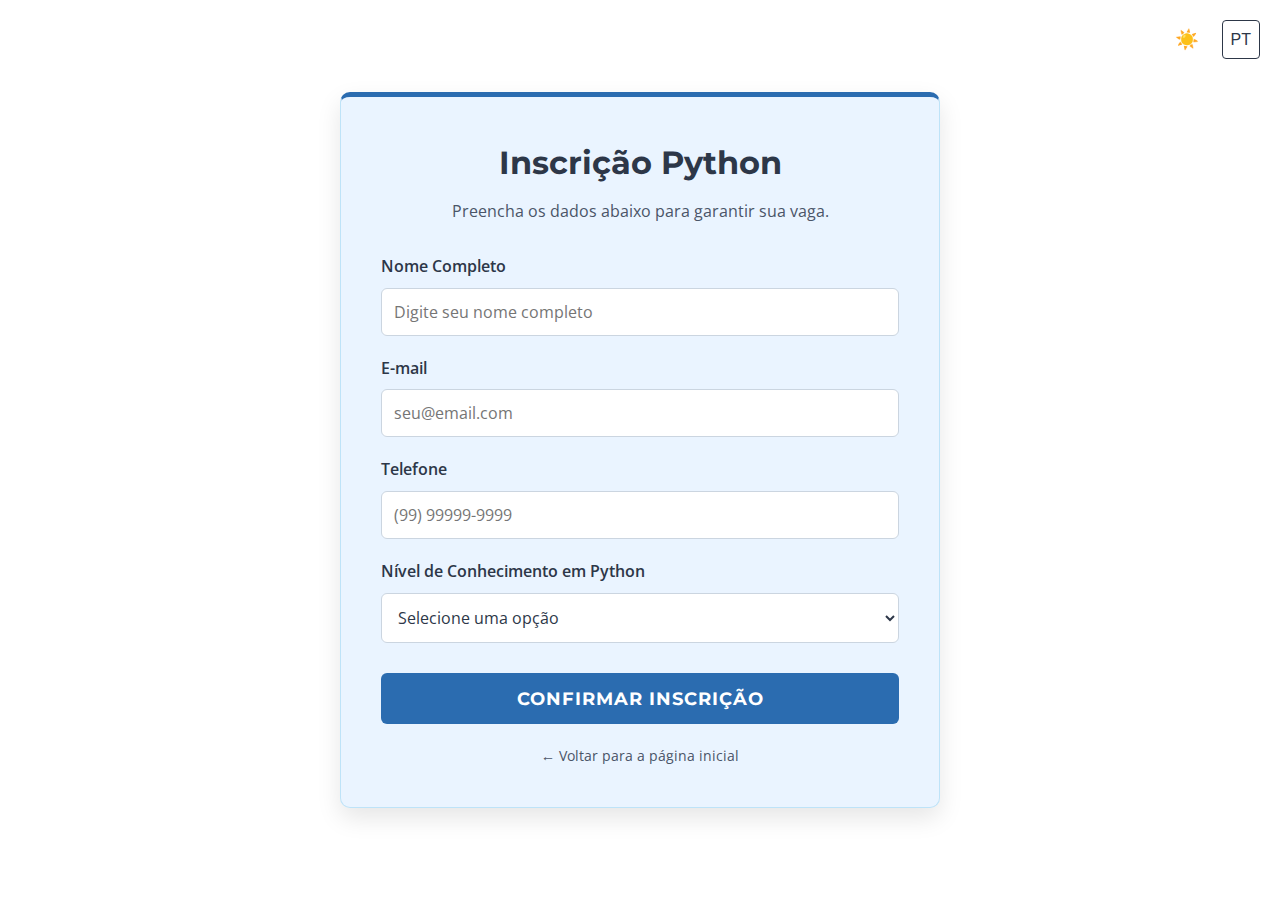
<file: src/templates/inscricao_python.html>
<!DOCTYPE html>
<html lang="pt-BR">
<head>
    <meta charset="UTF-8">
    <meta name="viewport" content="width=device-width, initial-scale=1.0">
    <title>Inscrição - Curso de Python | QuantEcon</title>
    <link href="https://fonts.googleapis.com/css2?family=Montserrat:wght@400;700;800&family=Open+Sans:wght@400;600&display=swap" rel="stylesheet">
    <link rel="stylesheet" href="../static/css/styles.css">
    <script>
        // Inline script to set theme immediately
        (function () {
            try {
                var localTheme = localStorage.getItem('theme');
                var supportDarkMode = window.matchMedia('(prefers-color-scheme: dark)').matches;
                if (localTheme === 'dark' || (!localTheme && supportDarkMode)) {
                    document.documentElement.setAttribute('data-theme', 'dark');
                } else {
                    document.documentElement.setAttribute('data-theme', 'light');
                }
            } catch (e) { }
        })();
    </script>
    <style>
        /* Specific styles for Registration Page */
        body {
            display: flex;
            justify-content: center;
            align-items: center;
            min-height: 100vh;
            padding: 20px;
        }

        .form-container {
            width: 100%;
            max-width: 600px;
            background-color: var(--card-bg-color);
            border: 1px solid var(--card-border-color);
            border-top: 5px solid var(--primary-color);
            border-radius: 10px;
            padding: 40px;
            box-shadow: 0 10px 25px rgba(0,0,0,0.1);
        }

        .header {
            text-align: center;
            margin-bottom: 30px;
        }

        .header h1 {
            font-size: 2rem;
            color: var(--text-dark);
            margin-bottom: 10px;
        }

        .header p {
            color: var(--text-gray);
        }

        .form-group {
            margin-bottom: 20px;
        }

        label {
            display: block;
            margin-bottom: 8px;
            font-weight: 600;
            color: var(--text-dark);
        }

        input, select {
            width: 100%;
            padding: 12px;
            border: 1px solid var(--input-border);
            border-radius: 6px;
            font-size: 1rem;
            font-family: inherit;
            background-color: var(--input-bg);
            color: var(--text-dark);
            outline: none;
            transition: border-color 0.3s;
        }

        input:focus, select:focus {
            border-color: var(--primary-color);
            box-shadow: 0 0 0 3px rgba(43, 108, 176, 0.2);
        }

        button.submit-btn {
            width: 100%;
            padding: 15px;
            background-color: var(--primary-color);
            color: white;
            border: none;
            border-radius: 6px;
            font-size: 1.1rem;
            font-weight: 700;
            cursor: pointer;
            transition: background-color 0.3s, transform 0.2s;
            text-transform: uppercase;
            letter-spacing: 1px;
            font-family: 'Montserrat', sans-serif;
            margin-top: 10px;
        }

        button.submit-btn:hover {
            background-color: var(--hover-color);
            transform: translateY(-2px);
        }

        .back-link {
            display: block;
            text-align: center;
            margin-top: 20px;
            color: var(--text-gray);
            text-decoration: none;
            font-size: 0.9rem;
        }

        .back-link:hover {
            color: var(--primary-color);
            text-decoration: underline;
        }

        .toggles {
            position: absolute;
            top: 20px;
            right: 20px;
            display: flex;
            gap: 15px;
        }
    </style>
</head>
<body>

    <div class="toggles">
        <button id="theme-toggle" class="theme-toggle-btn" aria-label="Alternar Tema">
            ☀️
        </button>
        <button id="lang-toggle" class="theme-toggle-btn" aria-label="Alternar Idioma"
            style="font-size: 1rem; border: 1px solid currentColor; border-radius: 4px; padding: 4px 8px; width: auto; height: auto;">
            PT
        </button>
    </div>

    <div class="form-container">
        <div class="header">
            <h1 data-i18n="form.python.title">Inscrição Python</h1>
            <p data-i18n="form.subtitle">Preencha os dados abaixo para garantir sua vaga.</p>
        </div>

        <!-- AQUI: Cole sua URL do Google Apps Script abaixo -->
        <script>
            async function handleSubmit(event) {
                event.preventDefault();
                const form = event.target;
                const data = new FormData(form);
                const btn = form.querySelector('.submit-btn');
                const originalText = btn.innerText;

                btn.innerText = 'Enviando...';
                btn.disabled = true;
                
                try {
                    const response = await fetch(form.action, {
                        method: form.method,
                        body: data,
                        headers: {
                            'Accept': 'application/json'
                        }
                    });

                    if (response.ok) {
                        alert('Inscrição realizada com sucesso! 🎉\nObrigado por se inscrever.');
                        form.reset();
                    } else {
                        const jsonData = await response.json();
                        alert('Ocorreu um erro: ' + (jsonData.errors ? jsonData.errors.map(e => e.message).join(', ') : 'Tente novamente.'));
                    }
                } catch (error) {
                    alert('Erro de conexão. Verifique sua internet.');
                } finally {
                    btn.innerText = originalText;
                    btn.disabled = false;
                }
            }
        </script>

        <form action="https://formspree.io/f/mwpgwbze" method="POST" onsubmit="handleSubmit(event)">
            <div class="form-group">
                <label for="nome" data-i18n="form.name.label">Nome Completo</label>
                <input type="text" id="nome" name="nome" placeholder="Digite seu nome completo" data-i18n="[placeholder]form.name.placeholder" required>
            </div>

            <div class="form-group">
                <label for="email" data-i18n="form.email.label">E-mail</label>
                <input type="email" id="email" name="email" placeholder="seu@email.com" data-i18n="[placeholder]form.email.placeholder" required>
            </div>

            <div class="form-group">
                <label for="telefone" data-i18n="form.phone.label">Telefone</label>
                <input type="tel" id="telefone" name="telefone" placeholder="(99) 99999-9999" data-i18n="[placeholder]form.phone.placeholder">
            </div>

            <div class="form-group">
                <label for="nivel" data-i18n="form.level.python.label">Nível de Conhecimento em Python</label>
                <select id="nivel" name="nivel" required>
                    <option value="" disabled selected data-i18n="form.select.default">Selecione uma opção</option>
                    <option value="iniciante" data-i18n="form.level.beginner">Iniciante</option>
                    <option value="intermediario" data-i18n="form.level.intermediate">Intermediário</option>
                    <option value="avancado" data-i18n="form.level.advanced">Avançado</option>
                </select>
            </div>

            <button type="submit" class="submit-btn" data-i18n="form.submit">Confirmar Inscrição</button>
        </form>

        <a href="index.html" class="back-link" data-i18n="form.back">← Voltar para a página inicial</a>
    </div>

    <script src="../static/js/script.js"></script>
</body>
</html>
</file>
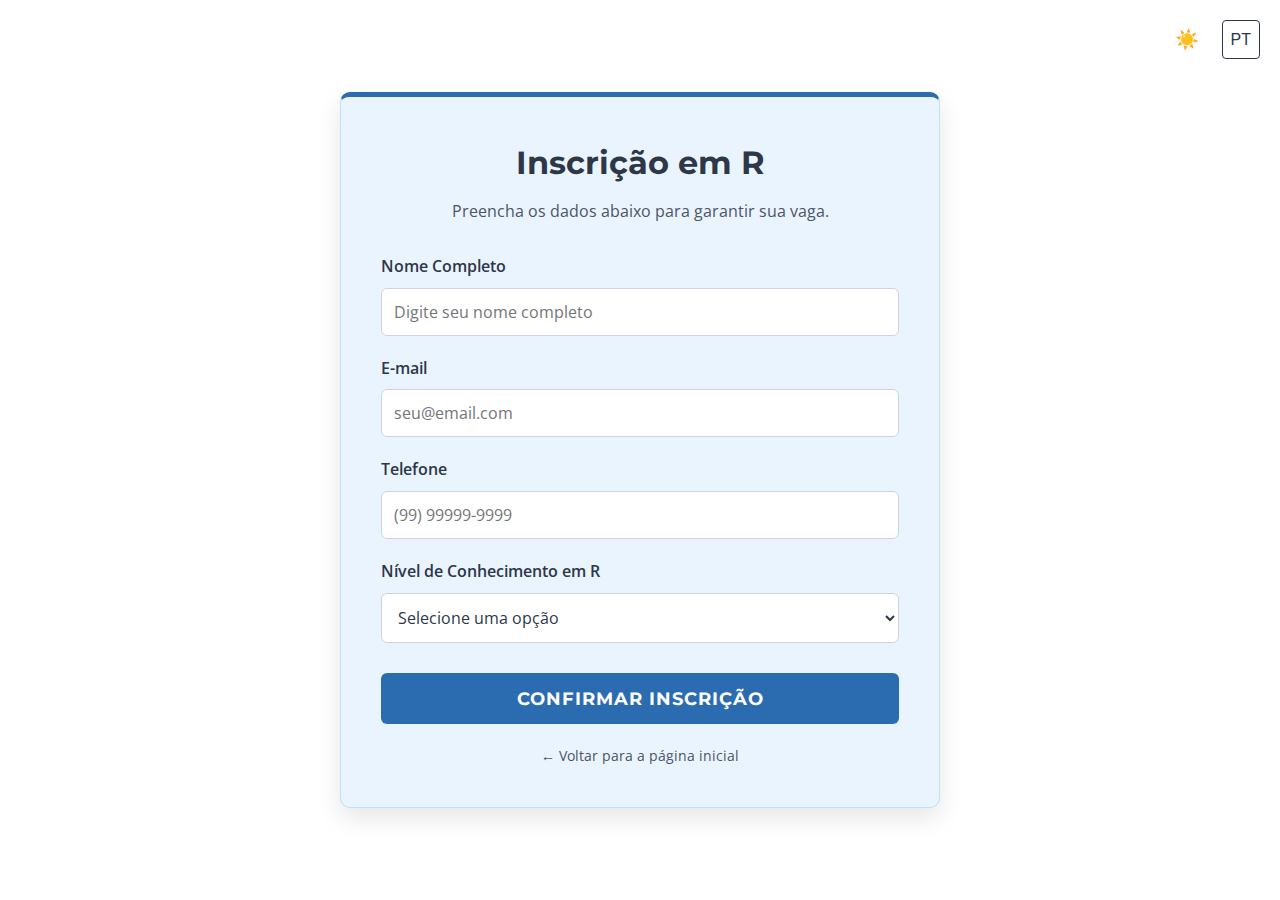
<file: src/templates/inscricao_r.html>
<!DOCTYPE html>
<html lang="pt-BR">
<head>
    <meta charset="UTF-8">
    <meta name="viewport" content="width=device-width, initial-scale=1.0">
    <title>Inscrição - Curso de R | QuantEcon</title>
    <link href="https://fonts.googleapis.com/css2?family=Montserrat:wght@400;700;800&family=Open+Sans:wght@400;600&display=swap" rel="stylesheet">
    <link rel="stylesheet" href="../static/css/styles.css">
    <script>
        // Inline script to set theme immediately
        (function () {
            try {
                var localTheme = localStorage.getItem('theme');
                var supportDarkMode = window.matchMedia('(prefers-color-scheme: dark)').matches;
                if (localTheme === 'dark' || (!localTheme && supportDarkMode)) {
                    document.documentElement.setAttribute('data-theme', 'dark');
                } else {
                    document.documentElement.setAttribute('data-theme', 'light');
                }
            } catch (e) { }
        })();
    </script>
    <style>
        /* Specific styles for Registration Page */
        body {
            display: flex;
            justify-content: center;
            align-items: center;
            min-height: 100vh;
            padding: 20px;
        }

        .form-container {
            width: 100%;
            max-width: 600px;
            background-color: var(--card-bg-color);
            border: 1px solid var(--card-border-color);
            border-top: 5px solid var(--primary-color);
            border-radius: 10px;
            padding: 40px;
            box-shadow: 0 10px 25px rgba(0,0,0,0.1);
        }

        .header {
            text-align: center;
            margin-bottom: 30px;
        }

        .header h1 {
            font-size: 2rem;
            color: var(--text-dark);
            margin-bottom: 10px;
        }

        .header p {
            color: var(--text-gray);
        }

        .form-group {
            margin-bottom: 20px;
        }

        label {
            display: block;
            margin-bottom: 8px;
            font-weight: 600;
            color: var(--text-dark);
        }

        input, select {
            width: 100%;
            padding: 12px;
            border: 1px solid var(--input-border);
            border-radius: 6px;
            font-size: 1rem;
            font-family: inherit;
            background-color: var(--input-bg);
            color: var(--text-dark);
            outline: none;
            transition: border-color 0.3s;
        }

        input:focus, select:focus {
            border-color: var(--primary-color);
            box-shadow: 0 0 0 3px rgba(43, 108, 176, 0.2);
        }

        button.submit-btn {
            width: 100%;
            padding: 15px;
            background-color: var(--primary-color);
            color: white;
            border: none;
            border-radius: 6px;
            font-size: 1.1rem;
            font-weight: 700;
            cursor: pointer;
            transition: background-color 0.3s, transform 0.2s;
            text-transform: uppercase;
            letter-spacing: 1px;
            font-family: 'Montserrat', sans-serif;
            margin-top: 10px;
        }

        button.submit-btn:hover {
            background-color: var(--hover-color);
            transform: translateY(-2px);
        }

        .back-link {
            display: block;
            text-align: center;
            margin-top: 20px;
            color: var(--text-gray);
            text-decoration: none;
            font-size: 0.9rem;
        }

        .back-link:hover {
            color: var(--primary-color);
            text-decoration: underline;
        }

        .toggles {
            position: absolute;
            top: 20px;
            right: 20px;
            display: flex;
            gap: 15px;
        }
    </style>
</head>
<body>

    <div class="toggles">
        <button id="theme-toggle" class="theme-toggle-btn" aria-label="Alternar Tema">
            ☀️
        </button>
        <button id="lang-toggle" class="theme-toggle-btn" aria-label="Alternar Idioma"
            style="font-size: 1rem; border: 1px solid currentColor; border-radius: 4px; padding: 4px 8px; width: auto; height: auto;">
            PT
        </button>
    </div>

    <div class="form-container">
        <div class="header">
            <h1 data-i18n="form.r.title">Inscrição em R</h1>
            <p data-i18n="form.subtitle">Preencha os dados abaixo para garantir sua vaga.</p>
        </div>

        <script>
            async function handleSubmit(event) {
                event.preventDefault();
                const form = event.target;
                const data = new FormData(form);
                const btn = form.querySelector('.submit-btn');
                const originalText = btn.innerText;

                btn.innerText = 'Enviando...';
                btn.disabled = true;
                
                try {
                    const response = await fetch(form.action, {
                        method: form.method,
                        body: data,
                        headers: {
                            'Accept': 'application/json'
                        }
                    });

                    if (response.ok) {
                        alert('Inscrição realizada com sucesso! 🎉\nObrigado por se inscrever no curso de R.');
                        form.reset();
                    } else {
                        const jsonData = await response.json();
                        alert('Ocorreu um erro: ' + (jsonData.errors ? jsonData.errors.map(e => e.message).join(', ') : 'Tente novamente.'));
                    }
                } catch (error) {
                    alert('Erro de conexão. Verifique sua internet.');
                } finally {
                    btn.innerText = originalText;
                    btn.disabled = false;
                }
            }
        </script>

        <!-- AQUI: Coloque seu ID do Formspree para R (pode ser o mesmo ou outro) -->
        <form action="https://formspree.io/f/xeoypkdv" method="POST" onsubmit="handleSubmit(event)">
            <div class="form-group">
                <label for="nome" data-i18n="form.name.label">Nome Completo</label>
                <input type="text" id="nome" name="nome" placeholder="Digite seu nome completo" data-i18n="[placeholder]form.name.placeholder" required>
            </div>

            <div class="form-group">
                <label for="email" data-i18n="form.email.label">E-mail</label>
                <input type="email" id="email" name="email" placeholder="seu@email.com" data-i18n="[placeholder]form.email.placeholder" required>
            </div>

            <div class="form-group">
                <label for="telefone" data-i18n="form.phone.label">Telefone</label>
                <input type="tel" id="telefone" name="telefone" placeholder="(99) 99999-9999" data-i18n="[placeholder]form.phone.placeholder">
            </div>

            <div class="form-group">
                <label for="nivel" data-i18n="form.level.r.label">Nível de Conhecimento em R</label>
                <select id="nivel" name="nivel" required>
                    <option value="" disabled selected data-i18n="form.select.default">Selecione uma opção</option>
                    <option value="iniciante" data-i18n="form.level.beginner">Iniciante</option>
                    <option value="intermediario" data-i18n="form.level.intermediate">Intermediário</option>
                    <option value="avancado" data-i18n="form.level.advanced">Avançado</option>
                </select>
            </div>

            <button type="submit" class="submit-btn" data-i18n="form.submit">Confirmar Inscrição</button>
        </form>

        <a href="index.html" class="back-link" data-i18n="form.back">← Voltar para a página inicial</a>
    </div>

    <script src="../static/js/script.js"></script>
</body>
</html>
</file>
<file: src/static/css/styles.css>
/* --- CONFIGURAÇÕES GERAIS --- */
:root {
  --primary-color: #2b6cb0;
  --hover-color: #1a4971;
  --text-dark: #2d3748;
  --text-gray: #4a5568;
  --card-bg-color: #eaf4ff;
  --card-border-color: #bee3f8;
  --bg-color: #ffffff;
  --header-bg: rgba(255, 255, 255, 0.8);
  --header-height: 80px;
  --shadow-color: rgba(0, 0, 0, 0.05);
  --input-bg: #ffffff;
  --input-border: #cbd5e0;
}

[data-theme="dark"] {
  --primary-color: #63b3ed;
  --hover-color: #90cdf4;
  --text-dark: #e2e8f0;
  --text-gray: #a0aec0;
  --card-bg-color: #2d3748;
  --card-border-color: #4a5568;
  --bg-color: #1a202c;
  --header-bg: rgba(26, 32, 44, 0.9);
  --shadow-color: rgba(0, 0, 0, 0.4);
  --input-bg: #2d3748;
  --input-border: #4a5568;
}

* {
  margin: 0;
  padding: 0;
  box-sizing: border-box;
}

html {
  scroll-behavior: smooth;
  scroll-padding-top: 80px;
  /* Ajuste para o header fixo */
}

body {
  font-family: "Open Sans", sans-serif;
  line-height: 1.6;
  color: var(--text-dark);
  background-color: var(--bg-color);
  transition: background-color 0.3s ease, color 0.3s ease;
}

h1,
h2,
h3,
nav a {
  font-family: "Montserrat", sans-serif;
}

a {
  text-decoration: none;
  color: inherit;
  transition: 0.3s;
}

/* --- MENU (NAVBAR) --- */
header {
    display: flex;
    justify-content: space-between;
    align-items: center;
    padding: 0 30px;
    background-color: var(--header-bg);
    height: var(--header-height);
    position: fixed;
    top: 0;
    width: 100%;
    z-index: 1000;
    backdrop-filter: blur(5px);
    box-shadow: 0 1px 10px var(--shadow-color);
    transition: background-color 0.3s ease;
}

.logo {
    font-family: 'Montserrat', sans-serif;
    font-size: 1.5rem;
    font-weight: 800;
    color: var(--text-dark);
    letter-spacing: 1px;
    text-transform: uppercase;
}

nav ul {
    display: flex;
    list-style: none;
    gap: 30px;
    align-items: center;
}

nav a {
    font-weight: 600;
    font-size: 0.95rem;
    color: var(--text-gray);
}

nav a:hover {
    color: var(--primary-color);
}

/* --- HERO SECTION (Home) --- */
.hero {
  min-height: 100vh;
  display: flex;
  flex-direction: column;
  justify-content: center;
  align-items: center;
  text-align: center;
  padding: 0 20px;
  padding-top: var(--header-height);
  position: relative;
  background: linear-gradient(rgba(0, 30, 60, 0.9), rgba(0, 30, 60, 0.8)),
    url("https://images.unsplash.com/photo-1451187580459-43490279c0fa?ixlib=rb-4.0.3&auto=format&fit=crop&w=1920&q=80");
  background-size: cover;
  background-position: center;
  background-attachment: fixed;
  color: white;
  overflow: hidden;
}

#hero-canvas {
  position: absolute;
  top: 0;
  left: 0;
  width: 100%;
  height: 100%;
  z-index: 1;
  pointer-events: none;
}

.hero h1,
.hero p,
.hero .cta-button,
.hero .scroll-down {
  position: relative;
  z-index: 2;
}

.hero h1 {
  font-size: 3.5rem;
  margin-bottom: 20px;
  font-weight: 800;
  text-shadow: 0 2px 10px rgba(0, 0, 0, 0.3);
}

.hero p {
  font-size: 1.4rem;
  margin-bottom: 40px;
  max-width: 700px;
  font-weight: 400;
  text-shadow: 0 1px 5px rgba(0, 0, 0, 0.3);
  color: #e2e8f0;
}

.cta-button {
  background-color: var(--primary-color);
  color: white;
  padding: 18px 40px;
  border-radius: 50px;
  font-weight: 700;
  font-size: 1.1rem;
  box-shadow: 0 4px 15px rgba(0, 0, 0, 0.3);
  border: 2px solid transparent;
  display: inline-block;
}

.cta-button:hover {
  background-color: transparent;
  border-color: white;
  color: white;
  transform: translateY(-3px);
}

.scroll-down {
  margin-top: 60px;
  font-size: 2rem;
  color: white;
  animation: bounce 2s infinite;
  opacity: 0.8;
  cursor: pointer;
}

/* --- PAGE HEADER (Equipe) --- */
.page-header {
  height: 400px;
  display: flex;
  flex-direction: column;
  justify-content: center;
  align-items: center;
  text-align: center;
  padding: 0 20px;
  padding-top: var(--header-height);
  position: relative;
  background: linear-gradient(rgba(0, 30, 60, 0.9), rgba(0, 30, 60, 0.8)),
    url("https://images.unsplash.com/photo-1451187580459-43490279c0fa?ixlib=rb-4.0.3&auto=format&fit=crop&w=1920&q=80");
  background-size: cover;
  background-position: center;
  background-attachment: fixed;
  color: white;
  margin-bottom: 60px;
  box-shadow: 0 4px 6px rgba(0, 0, 0, 0.1);
  overflow: hidden;
}

.page-header h1 {
  font-size: 3rem;
  font-weight: 800;
  margin-bottom: 10px;
  letter-spacing: -1px;
  text-shadow: 0 2px 4px rgba(0, 0, 0, 0.3);
  position: relative;
  z-index: 2;
}

.page-header p {
  font-size: 1.2rem;
  opacity: 0.9;
  max-width: 600px;
  position: relative;
  z-index: 2;
}

/* --- THEME TOGGLE BUTTON --- */
.theme-toggle,
.theme-toggle-btn,
.lang-toggle {
  background: none;
/* ... existing toggle styles ... */
}

/* --- PARTNERS SECTION --- */
.partners {
    background-color: #001e3c; /* Dark blue matching hero gradient base */
    padding: 40px 0;
    text-align: center;
}

.partners img {
    max-height: 85px;
    opacity: 0.9;
    transition: all 0.3s ease;
    /* Invert colors to make logo white on dark background */
    filter: invert(1) grayscale(1) brightness(2) contrast(1.5);
    mix-blend-mode: screen;
}

.partners img:hover {
    transform: scale(1.05);
    opacity: 1;
}

/* --- THEME TOGGLE BUTTON --- */
.theme-toggle,
.theme-toggle-btn,
.lang-toggle {
  background: none;
  border: none;
  cursor: pointer;
  padding: 8px;
  border-radius: 50%;
  color: var(--text-dark);
  font-size: 1.2rem;
  display: flex;
  align-items: center;
  justify-content: center;
  transition: background-color 0.3s, transform 0.2s;
}

.theme-toggle:hover,
.theme-toggle-btn:hover,
.lang-toggle:hover {
  background-color: var(--card-border-color);
  transform: rotate(15deg);
}
.lang-toggle {
  font-size: 0.9rem;
  border: 1px solid currentColor;
  border-radius: 4px;
  padding: 4px 8px;
  width: auto;
  height: auto;
  transform: none !important;
}

/* --- CONTENT SECTIONS --- */
.container {
  max-width: 1200px;
  margin: 0 auto;
  padding: 0 20px;
}

.section-padding {
  padding-bottom: 80px;
}

.about {
  padding: 80px 0;
}

.section-title {
  font-size: 2.2rem;
  margin-bottom: 40px;
  color: var(--text-dark);
  font-weight: 700;
  text-align: center;
}

.about-grid {
  display: grid;
  grid-template-columns: 1fr 1fr;
  gap: 50px;
  align-items: center;
}

.about-text,
.text-content {
  font-size: 1.15rem;
  color: var(--text-gray);
  line-height: 1.9;
  text-align: justify;
  hyphens: auto;
  max-width: 900px; /* From user dump */
  margin: 0 auto;   /* From user dump */
}

.about-text p,
.text-content p {
  margin-bottom: 25px;
}

.about-image img {
  width: 100%;
  border-radius: 10px;
  box-shadow: 0 10px 30px rgba(0, 0, 0, 0.1);
}

/* --- COURSES CARDS --- */
.courses {
  padding: 80px 0;
  background-color: var(--card-bg-color); /* Light bg for contrast */
}

.section-subtitle {
  text-align: center;
  color: var(--text-gray);
  margin-bottom: 40px;
  margin-top: -30px;
}

.course-grid,
.grid-minicursos {
  display: grid;
  grid-template-columns: repeat(auto-fit, minmax(300px, 1fr));
  gap: 40px;
}

.card {
  background-color: var(--bg-color);
  border: 1px solid var(--card-border-color);
  border-top: 5px solid var(--primary-color);
  border-radius: 10px;
  padding: 40px 30px;
  box-shadow: 0 4px 6px rgba(0, 0, 0, 0.05);
  transition: all 0.3s ease;
}

.card:hover {
  transform: translateY(-10px);
  box-shadow: 0 20px 40px rgba(43, 108, 176, 0.2);
}

.card-icon {
  font-size: 3rem;
  margin-bottom: 20px;
  display: block;
}

.card h3 {
  font-size: 1.4rem;
  margin-bottom: 15px;
  color: var(--text-dark);
  font-weight: 800;
}

.card p {
  color: var(--text-gray);
  margin-bottom: 25px;
  text-align: justify;
  font-size: 1rem;
}

.card-link {
  display: inline-block;
  margin-top: 20px;
  color: var(--primary-color);
  font-weight: 800;
  text-transform: uppercase;
  font-size: 0.9rem;
  letter-spacing: 0.5px;
}

.card-link:hover {
  text-decoration: underline;
}

/* --- TEAM CARDS --- */
.team-grid {
  display: grid;
  grid-template-columns: repeat(auto-fit, minmax(300px, 1fr));
  gap: 40px;
  margin-top: 50px;
  justify-content: center;
}

.team-card {
  background-color: var(--card-bg-color);
  border: 1px solid var(--card-border-color);
  border-radius: 10px;
  padding: 40px 30px;
  text-align: center;
  box-shadow: 0 4px 6px rgba(0, 0, 0, 0.05);
  transition: transform 0.3s ease, box-shadow 0.3s ease;
}

.team-card:hover {
  transform: translateY(-5px);
  box-shadow: 0 10px 20px rgba(0, 0, 0, 0.1);
}

.member-role {
  color: var(--primary-color);
  font-weight: 800;
  text-transform: uppercase;
  font-size: 1.4rem;
  letter-spacing: 1px;
  margin-bottom: 5px;
  display: block;
}

.member-name {
  font-size: 1.8rem;
  margin-bottom: 35px;
  color: var(--text-dark);
  font-weight: 700;
  font-family: "Montserrat", sans-serif;
}

.member-bio {
  color: var(--text-gray);
  font-size: 1rem;
  line-height: 1.7;
  text-align: justify;
}

/* --- VOLUNTEERS --- */
.volunteers-section {
  margin-top: 80px;
  text-align: center;
}

.volunteers-grid {
  display: grid;
  grid-template-columns: repeat(3, 1fr);
  gap: 15px 30px;
  max-width: 1000px;
  margin: 40px auto 0;
  text-align: left;
}

.volunteer-name {
  font-size: 1.1rem;
  color: var(--text-dark);
  padding: 10px;
  border-bottom: 1px solid var(--card-border-color);
  transition: color 0.2s;
}

.volunteer-name:hover {
  color: var(--primary-color);
}

/* --- FOOTER --- */
footer {
  background-color: var(--card-bg-color);
  padding: 60px 20px;
  margin-top: 50px;
  text-align: center;
  color: var(--text-gray);
}

/* --- RESPONSIVE --- */
@media (max-width: 768px) {
  .hero h1 {
    font-size: 2.5rem;
  }

  .hero p {
    font-size: 1.1rem;
  }

  .nav-links {
    display: none; /* Hide menu on mobile for now (hamburger logic is in JS but css needs to support it) */
  }

  .about-grid {
    grid-template-columns: 1fr;
  }

  .volunteers-grid {
    grid-template-columns: 1fr;
  }
}

@keyframes bounce {
  0%,
  20%,
  50%,
  80%,
  100% {
    transform: translateY(0);
  }
  40% {
    transform: translateY(-10px);
  }
  60% {
    transform: translateY(-5px);
  }
}
</file>
<file: static/css/styles.css>
/* --- CONFIGURAÇÕES GERAIS --- */
:root {
  --primary-color: #2b6cb0;
  --hover-color: #1a4971;
  --text-dark: #2d3748;
  --text-gray: #4a5568;
  --card-bg-color: #eaf4ff;
  --card-border-color: #bee3f8;
  --bg-color: #ffffff;
  --header-bg: rgba(255, 255, 255, 0.8);
  --header-height: 80px;
  --shadow-color: rgba(0, 0, 0, 0.05);
  --input-bg: #ffffff;
  --input-border: #cbd5e0;
}

[data-theme="dark"] {
  --primary-color: #63b3ed;
  --hover-color: #90cdf4;
  --text-dark: #e2e8f0;
  --text-gray: #a0aec0;
  --card-bg-color: #2d3748;
  --card-border-color: #4a5568;
  --bg-color: #1a202c;
  --header-bg: rgba(26, 32, 44, 0.9);
  --shadow-color: rgba(0, 0, 0, 0.4);
  --input-bg: #2d3748;
  --input-border: #4a5568;
}

* {
  margin: 0;
  padding: 0;
  box-sizing: border-box;
}

html {
  scroll-behavior: smooth;
  scroll-padding-top: 80px;
  /* Ajuste para o header fixo */
}

body {
  font-family: "Open Sans", sans-serif;
  line-height: 1.6;
  color: var(--text-dark);
  background-color: var(--bg-color);
  transition: background-color 0.3s ease, color 0.3s ease;
}

h1,
h2,
h3,
nav a {
  font-family: "Montserrat", sans-serif;
}

a {
  text-decoration: none;
  color: inherit;
  transition: 0.3s;
}

/* --- MENU (NAVBAR) --- */
header {
  display: flex;
  justify-content: space-between;
  align-items: center;
  padding: 0 30px;
  background-color: var(--header-bg);
  height: var(--header-height);
  position: fixed;
  top: 0;
  width: 100%;
  z-index: 1000;
  backdrop-filter: blur(5px);
  box-shadow: 0 1px 10px var(--shadow-color);
  transition: background-color 0.3s ease;
}

.logo {
  font-family: 'Montserrat', sans-serif;
  font-size: 1.5rem;
  font-weight: 800;
  color: var(--text-dark);
  letter-spacing: 1px;
}

nav ul {
  display: flex;
  list-style: none;
  gap: 30px;
  align-items: center;
}

nav a {
  font-weight: 600;
  font-size: 0.95rem;
  color: var(--text-gray);
}

nav a:hover {
  color: var(--primary-color);
}

/* --- HERO SECTION (Home) --- */
.hero {
  min-height: 100vh;
  display: flex;
  flex-direction: column;
  justify-content: center;
  align-items: center;
  text-align: center;
  padding: 0 20px;
  padding-top: var(--header-height);
  position: relative;
  background: linear-gradient(rgba(0, 30, 60, 0.9), rgba(0, 30, 60, 0.8)),
    url("https://images.unsplash.com/photo-1451187580459-43490279c0fa?ixlib=rb-4.0.3&auto=format&fit=crop&w=1920&q=80");
  background-size: cover;
  background-position: center;
  background-attachment: fixed;
  color: white;
  overflow: hidden;
}

#hero-canvas {
  position: absolute;
  top: 0;
  left: 0;
  width: 100%;
  height: 100%;
  z-index: 1;
  pointer-events: none;
}

.hero h1,
.hero p,
.hero .cta-button,
.hero .scroll-down {
  position: relative;
  z-index: 2;
}

.hero h1 {
  font-size: 3.5rem;
  margin-bottom: 20px;
  font-weight: 800;
  text-shadow: 0 2px 10px rgba(0, 0, 0, 0.3);
}

.hero p {
  font-size: 1.4rem;
  margin-bottom: 40px;
  max-width: 700px;
  font-weight: 400;
  text-shadow: 0 1px 5px rgba(0, 0, 0, 0.3);
  color: #e2e8f0;
}

.cta-button {
  background-color: var(--primary-color);
  color: white;
  padding: 18px 40px;
  border-radius: 50px;
  font-weight: 700;
  font-size: 1.1rem;
  box-shadow: 0 4px 15px rgba(0, 0, 0, 0.3);
  border: 2px solid transparent;
  display: inline-block;
}

.cta-button:hover {
  background-color: transparent;
  border-color: white;
  color: white;
  transform: translateY(-3px);
}

.scroll-down {
  margin-top: 80px;
  color: white;
  animation: bounce 2s infinite;
  opacity: 0.8;
  cursor: pointer;
  display: flex;
  justify-content: center;
}

.scroll-down svg {
  width: 40px;
  height: 40px;
  filter: drop-shadow(0 2px 4px rgba(0, 0, 0, 0.3));
}

.scroll-down a {
  color: white;
  display: flex;
  /* Fixes anchor height */
}

/* --- PAGE HEADER (Equipe) --- */
.page-header {
  height: 400px;
  display: flex;
  flex-direction: column;
  justify-content: center;
  align-items: center;
  text-align: center;
  padding: 0 20px;
  padding-top: var(--header-height);
  position: relative;
  background: linear-gradient(rgba(0, 30, 60, 0.9), rgba(0, 30, 60, 0.8)),
    url("https://images.unsplash.com/photo-1451187580459-43490279c0fa?ixlib=rb-4.0.3&auto=format&fit=crop&w=1920&q=80");
  background-size: cover;
  background-position: center;
  background-attachment: fixed;
  color: white;
  margin-bottom: 60px;
  box-shadow: 0 4px 6px rgba(0, 0, 0, 0.1);
  overflow: hidden;
}

.page-header h1 {
  font-size: 3rem;
  font-weight: 800;
  margin-bottom: 10px;
  letter-spacing: -1px;
  text-shadow: 0 2px 4px rgba(0, 0, 0, 0.3);
  position: relative;
  z-index: 2;
}

.page-header p {
  font-size: 1.2rem;
  opacity: 0.9;
  max-width: 600px;
  position: relative;
  z-index: 2;
}

/* --- THEME TOGGLE BUTTON --- */
.theme-toggle,
.theme-toggle-btn,
.lang-toggle {
  background: none;
  /* ... existing toggle styles ... */
}

/* --- PARTNERS SECTION --- */
.partners {
  background-color: #001e3c;
  /* Dark blue matching hero gradient base */
  padding: 40px 0;
  text-align: center;
}

.partners img {
  max-height: 85px;
  opacity: 0.9;
  transition: all 0.3s ease;
  /* Invert colors to make logo white on dark background */
  filter: invert(1) grayscale(1) brightness(2) contrast(1.5);
  mix-blend-mode: screen;
}

.partners img:hover {
  transform: scale(1.05);
  opacity: 1;
}

/* --- THEME TOGGLE BUTTON --- */
.theme-toggle,
.theme-toggle-btn,
.lang-toggle {
  background: none;
  border: none;
  cursor: pointer;
  padding: 8px;
  border-radius: 50%;
  color: var(--text-dark);
  font-size: 1.2rem;
  display: flex;
  align-items: center;
  justify-content: center;
  transition: background-color 0.3s, transform 0.2s;
}

.theme-toggle:hover,
.theme-toggle-btn:hover,
.lang-toggle:hover {
  background-color: var(--card-border-color);
  transform: rotate(15deg);
}

.lang-toggle {
  font-size: 0.9rem;
  border: 1px solid currentColor;
  border-radius: 4px;
  padding: 4px 8px;
  width: auto;
  height: auto;
  transform: none !important;
}

/* --- CONTENT SECTIONS --- */
.container {
  max-width: 1200px;
  margin: 0 auto;
  padding: 0 20px;
}

.section-padding {
  padding-bottom: 80px;
}

.about {
  padding: 80px 0;
}

.section-title {
  font-size: 2.2rem;
  margin-bottom: 40px;
  color: var(--text-dark);
  font-weight: 700;
  text-align: center;
}

.about-grid {
  display: grid;
  grid-template-columns: 1fr 1fr;
  gap: 50px;
  align-items: center;
}

.about-text,
.text-content {
  font-size: 1.15rem;
  color: var(--text-gray);
  line-height: 1.9;
  text-align: justify;
  hyphens: auto;
  max-width: 900px;
  /* From user dump */
  margin: 0 auto;
  /* From user dump */
}

.about-text p,
.text-content p {
  margin-bottom: 25px;
}

.about-image img {
  width: 100%;
  border-radius: 10px;
  box-shadow: 0 10px 30px rgba(0, 0, 0, 0.1);
}

/* --- COURSES CARDS --- */
.courses {
  padding: 80px 0;
  background-color: var(--card-bg-color);
  /* Light bg for contrast */
}

.section-subtitle {
  text-align: center;
  color: var(--text-gray);
  margin-bottom: 40px;
  margin-top: -30px;
}

.course-grid,
.grid-minicursos {
  display: grid;
  grid-template-columns: repeat(auto-fit, minmax(300px, 1fr));
  gap: 40px;
}

.card {
  background-color: var(--bg-color);
  border: 1px solid var(--card-border-color);
  border-top: 5px solid var(--primary-color);
  border-radius: 10px;
  padding: 40px 30px;
  box-shadow: 0 4px 6px rgba(0, 0, 0, 0.05);
  transition: all 0.3s ease;
}

.card:hover {
  transform: translateY(-10px);
  box-shadow: 0 20px 40px rgba(43, 108, 176, 0.2);
}

.card-icon {
  font-size: 3rem;
  margin-bottom: 20px;
  display: block;
}

.card h3 {
  font-size: 1.4rem;
  margin-bottom: 15px;
  color: var(--text-dark);
  font-weight: 800;
}

.card p {
  color: var(--text-gray);
  margin-bottom: 25px;
  text-align: justify;
  font-size: 1rem;
}

.card-link {
  display: inline-block;
  margin-top: 20px;
  color: var(--primary-color);
  font-weight: 800;
  text-transform: uppercase;
  font-size: 0.9rem;
  letter-spacing: 0.5px;
}

.card-link:hover {
  text-decoration: underline;
}

.card-link-disabled {
  display: inline-block;
  margin-top: 20px;
  color: var(--text-gray);
  font-weight: 800;
  text-transform: uppercase;
  font-size: 0.9rem;
  letter-spacing: 0.5px;
  cursor: not-allowed;
  opacity: 0.6;
}

/* --- TEAM CARDS --- */
.team-grid {
  display: grid;
  grid-template-columns: repeat(auto-fit, minmax(300px, 1fr));
  gap: 40px;
  margin-top: 50px;
  justify-content: center;
}

.team-card {
  background-color: var(--card-bg-color);
  border: 1px solid var(--card-border-color);
  border-radius: 10px;
  padding: 40px 30px;
  text-align: center;
  box-shadow: 0 4px 6px rgba(0, 0, 0, 0.05);
  transition: transform 0.3s ease, box-shadow 0.3s ease;
}

.team-card:hover {
  transform: translateY(-5px);
  box-shadow: 0 10px 20px rgba(0, 0, 0, 0.1);
}

.member-role {
  color: var(--primary-color);
  font-weight: 800;
  text-transform: uppercase;
  font-size: 1.4rem;
  letter-spacing: 1px;
  margin-bottom: 5px;
  display: block;
}

.member-name {
  font-size: 1.8rem;
  margin-bottom: 35px;
  color: var(--text-dark);
  font-weight: 700;
  font-family: "Montserrat", sans-serif;
}

.member-bio {
  color: var(--text-gray);
  font-size: 1rem;
  line-height: 1.7;
  text-align: justify;
}

/* --- VOLUNTEERS --- */
.volunteers-section {
  margin-top: 80px;
  text-align: center;
}

.volunteers-grid {
  display: grid;
  grid-template-columns: repeat(3, 1fr);
  gap: 15px 30px;
  max-width: 1000px;
  margin: 40px auto 0;
  text-align: left;
}

.volunteer-name {
  font-size: 1.1rem;
  color: var(--text-dark);
  padding: 10px;
  border-bottom: 1px solid var(--card-border-color);
  transition: color 0.2s;
}

.volunteer-name:hover {
  color: var(--primary-color);
}

/* --- FOOTER --- */
footer {
  background-color: var(--card-bg-color);
  padding: 60px 20px;
  margin-top: 50px;
  text-align: center;
  color: var(--text-gray);
}

/* --- RESPONSIVE --- */
@media (max-width: 768px) {
  .hero h1 {
    font-size: 2.5rem;
  }

  .hero p {
    font-size: 1.1rem;
  }

  .nav-links {
    display: none;
    /* Hide menu on mobile for now (hamburger logic is in JS but css needs to support it) */
  }

  .about-grid {
    grid-template-columns: 1fr;
  }

  .volunteers-grid {
    grid-template-columns: 1fr;
  }
}

@keyframes bounce {

  0%,
  20%,
  50%,
  80%,
  100% {
    transform: translateY(0);
  }

  40% {
    transform: translateY(-10px);
  }

  60% {
    transform: translateY(-5px);
  }
}
</file>
